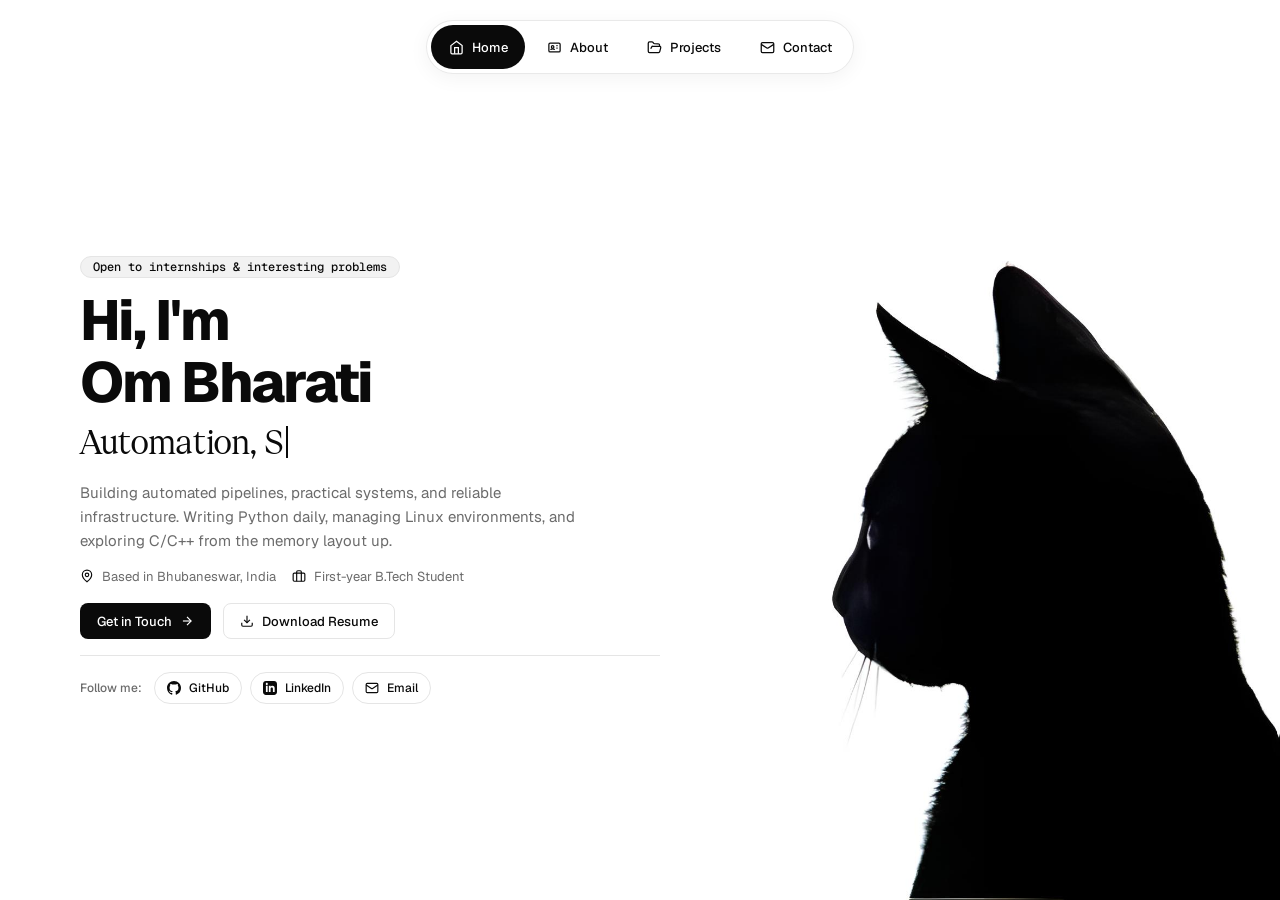
<file: index.html>
<!DOCTYPE html>
<html lang="en">
<head>
    <meta charset="UTF-8">
    <meta name="viewport" content="width=device-width, initial-scale=1.0">
    <title>Om Bharati - Software Engineering Student</title>
    <meta name="description" content="Personal portfolio of Om Bharati, a Computer Science undergraduate focused on systems engineering, Linux, and backend fundamentals.">
    
    <!-- Font Preloads: Geist Typography Stack (Local Self-Hosted Variable WOFF2) -->
    <link rel="preload" href="assets/fonts/geist-sans/Geist-Variable.woff2" as="font" type="font/woff2" crossorigin>
    <link rel="preload" href="assets/fonts/geist-serif/GeistSerifVF.woff2" as="font" type="font/woff2" crossorigin>
    <link rel="preload" href="assets/fonts/geist-mono/GeistMono-Variable.woff2" as="font" type="font/woff2" crossorigin>
    
    <!-- Favicon -->
    <link rel="icon" href="data:image/svg+xml,%3Csvg xmlns='http://www.w3.org/2000/svg' viewBox='0 0 32 32'%3E%3Crect width='32' height='32' rx='6' fill='%230a0a0a'/ %3E%3Ctext x='16' y='22' font-family='sans-serif' font-size='18' font-weight='bold' fill='%23ffffff' text-anchor='middle'%3EO%3C/text%3E%3C/svg%3E">
    
    <link rel="stylesheet" href="style.css?v=4">
    <script src="script.js?v=4" defer></script>
    <style>
        body { background-color: #fafafa; color: #0a0a0a; margin: 0; }
        svg { max-width: 100%; display: inline-block; vertical-align: middle; }
        .nav-icon svg { width: 15px; height: 15px; }
        .meta-icon svg, .btn-icon svg, .social-link-icon svg, .project-card-arrow svg { width: 14px; height: 14px; }
    </style>
</head>
<body class="home-page">

    <!-- Floating Pill Navigation -->
    <header class="site-nav-wrapper">
        <nav class="site-nav" aria-label="Main Navigation">
            <a href="index.html" class="nav-link active" aria-current="page" aria-label="Home">
                <span class="nav-icon" aria-hidden="true">
                    <!-- Home icon -->
                    <svg width="15" height="15" viewBox="0 0 24 24"><path d="m3 9 9-7 9 7v11a2 2 0 0 1-2 2H5a2 2 0 0 1-2-2z"/><polyline points="9 22 9 12 15 12 15 22"/></svg>
                </span>
                <span class="nav-label">Home</span>
            </a>
            <a href="about.html" class="nav-link" aria-label="About">
                <span class="nav-icon" aria-hidden="true">
                    <!-- ID Card icon -->
                    <svg width="15" height="15" viewBox="0 0 24 24"><rect width="18" height="14" x="3" y="5" rx="2"/><circle cx="9" cy="11" r="2"/><path d="M15 9h2"/><path d="M15 13h2"/><path d="M6 16c0-1.5 1.5-2 3-2s3 .5 3 2"/></svg>
                </span>
                <span class="nav-label">About</span>
            </a>
            <a href="projects.html" class="nav-link" aria-label="Projects">
                <span class="nav-icon" aria-hidden="true">
                    <!-- Folder Open icon -->
                    <svg width="15" height="15" viewBox="0 0 24 24"><path d="m6 14 1.45-2.9A2 2 0 0 1 9.24 10H20a2 2 0 0 1 1.94 2.5l-1.55 6a2 2 0 0 1-1.94 1.5H4a2 2 0 0 1-2-2V5c0-1.1.9-2 2-2h3.93a2 2 0 0 1 1.66.9l.82 1.2a2 2 0 0 0 1.66.9H18a2 2 0 0 1 2 2v2"/></svg>
                </span>
                <span class="nav-label">Projects</span>
            </a>
            <a href="contact.html" class="nav-link" aria-label="Contact">
                <span class="nav-icon" aria-hidden="true">
                    <!-- Mail icon -->
                    <svg width="15" height="15" viewBox="0 0 24 24"><rect width="20" height="16" x="2" y="4" rx="2"/><path d="m22 7-8.97 5.7a1.94 1.94 0 0 1-2.06 0L2 7"/></svg>
                </span>
                <span class="nav-label">Contact</span>
            </a>
        </nav>
    </header>

    <!-- Main Single Viewport Container -->
    <main class="viewport-page">
        <div class="viewport-inner">
            <div class="home-layout">
                
                <!-- Home Content (Left Column) -->
                <div class="home-left fade-in">
                    <!-- 1. Small Gray Pill Badge -->
                    <div class="pill-badge">
                        <span>Open to internships &amp; interesting problems</span>
                    </div>

                    <!-- 2. Huge Bold Heading broken across two lines -->
                    <h1 class="home-title">
                        Hi, I'm<br>Om Bharati
                    </h1>

                    <!-- 3. Serif Subtitle with Blinking Cursor & Typewriter Effect -->
                    <div class="home-subtitle-wrapper">
                        <div class="home-subtitle">
                            <span id="typewriter-text">Automation, Systems &amp; DevOps Engineering</span><span class="cursor" aria-hidden="true"></span>
                        </div>
                    </div>

                    <!-- 4. Short Muted Paragraph (2 lines) about what he does -->
                    <p class="home-bio">
                        Building automated pipelines, practical systems, and reliable infrastructure. Writing Python daily, managing Linux environments, and exploring C/C++ from the memory layout up.
                    </p>

                    <!-- 5. Meta Row with small icons -->
                    <div class="meta-row">
                        <div class="meta-item">
                            <span class="meta-icon" aria-hidden="true">
                                <!-- Map Pin -->
                                <svg width="15" height="15" viewBox="0 0 24 24"><path d="M20 10c0 6-8 12-8 12s-8-6-8-12a8 8 0 0 1 16 0Z"/><circle cx="12" cy="10" r="3"/></svg>
                            </span>
                            <span>Based in Bhubaneswar, India</span>
                        </div>
                        <div class="meta-item">
                            <span class="meta-icon" aria-hidden="true">
                                <!-- Briefcase -->
                                <svg width="15" height="15" viewBox="0 0 24 24"><rect width="20" height="14" x="2" y="7" rx="2"/><path d="M16 21V5a2 2 0 0 0-2-2h-4a2 2 0 0 0-2 2v16"/></svg>
                            </span>
                            <span>First-year B.Tech Student</span>
                        </div>
                    </div>

                    <!-- 6. Two Action Buttons -->
                    <div class="cta-row">
                        <a href="contact.html" class="btn btn-primary">
                            <span>Get in Touch</span>
                            <span class="btn-icon" aria-hidden="true">
                                <!-- Arrow right -->
                                <svg width="15" height="15" viewBox="0 0 24 24"><path d="M5 12h14"/><path d="m12 5 7 7-7 7"/></svg>
                            </span>
                        </a>
                        <a href="assets/resume.pdf" class="btn btn-secondary" download="Om_Bharati_Resume.pdf">
                            <span class="btn-icon" aria-hidden="true">
                                <!-- Download -->
                                <svg width="15" height="15" viewBox="0 0 24 24"><path d="M21 15v4a2 2 0 0 1-2 2H5a2 2 0 0 1-2-2v-4"/><polyline points="7 10 12 15 17 10"/><line x1="12" x2="12" y1="15" y2="3"/></svg>
                            </span>
                            <span>Download Resume</span>
                        </a>
                    </div>

                    <!-- 7. Thin Divider Line -->
                    <hr class="divider-line home-divider">

                    <!-- Follow Me Social Links -->
                    <div class="social-row">
                        <span class="social-label">Follow me:</span>
                        <div class="social-links-list">
                            <a href="https://github.com/ombharati" class="social-link-pill" target="_blank" rel="noopener noreferrer" aria-label="GitHub profile">
                                <span class="social-link-icon">
                                    <svg width="15" height="15" viewBox="0 0 24 24"><path d="M12 0C5.37 0 0 5.37 0 12c0 5.31 3.435 9.795 8.205 11.385.6.105.825-.255.825-.57 0-.285-.015-1.23-.015-2.235-3.015.555-3.795-.735-4.035-1.41-.135-.345-.72-1.41-1.23-1.695-.42-.225-1.02-.78-.015-.795.945-.015 1.62.87 1.845 1.23 1.08 1.815 2.805 1.305 3.495.99.105-.78.42-1.305.765-1.605-2.67-.3-5.46-1.335-5.46-5.925 0-1.305.465-2.385 1.23-3.225-.12-.3-.54-1.53.12-3.18 0 0 1.005-.315 3.3 1.23.96-.27 1.98-.405 3-.405s2.04.135 3 .405c2.295-1.56 3.3-1.23 3.3-1.23.66 1.65.24 2.88.12 3.18.765.84 1.23 1.905 1.23 3.225 0 4.605-2.805 5.625-5.475 5.925.435.375.81 1.095.81 2.22 0 1.605-.015 2.895-.015 3.3 0 .315.225.69.825.57A12.02 12.02 0 0 0 24 12c0-6.63-5.37-12-12-12z"/></svg>
                                </span>
                                <span>GitHub</span>
                            </a>
                            <a href="https://www.linkedin.com/in/om-bharati5/" class="social-link-pill" target="_blank" rel="noopener noreferrer" aria-label="LinkedIn profile">
                                <span class="social-link-icon">
                                    <svg width="15" height="15" viewBox="0 0 24 24"><path d="M19 0h-14c-2.761 0-5 2.239-5 5v14c0 2.761 2.239 5 5 5h14c2.762 0 5-2.239 5-5v-14c0-2.761-2.238-5-5-5zm-11 19h-3v-11h3v11zm-1.5-12.268c-.966 0-1.75-.79-1.75-1.764s.784-1.764 1.75-1.764 1.75.79 1.75 1.764-.783 1.764-1.75 1.764zm13.5 12.268h-3v-5.604c0-3.368-4-3.113-4 0v5.604h-3v-11h3v1.765c1.396-2.586 7-2.777 7 2.476v6.759z"/></svg>
                                </span>
                                <span>LinkedIn</span>
                            </a>
                            <a href="mailto:i.ombharati@gmail.com" class="social-link-pill" aria-label="Email Om Bharati">
                                <span class="social-link-icon stroke-svg">
                                    <svg width="15" height="15" viewBox="0 0 24 24"><rect width="20" height="16" x="2" y="4" rx="2"/><path d="m22 7-8.97 5.7a1.94 1.94 0 0 1-2.06 0L2 7"/></svg>
                                </span>
                                <span>Email</span>
                            </a>
                        </div>
                    </div>
                </div>

            </div>
        </div>
    </main>

</body>
</html>
</file>
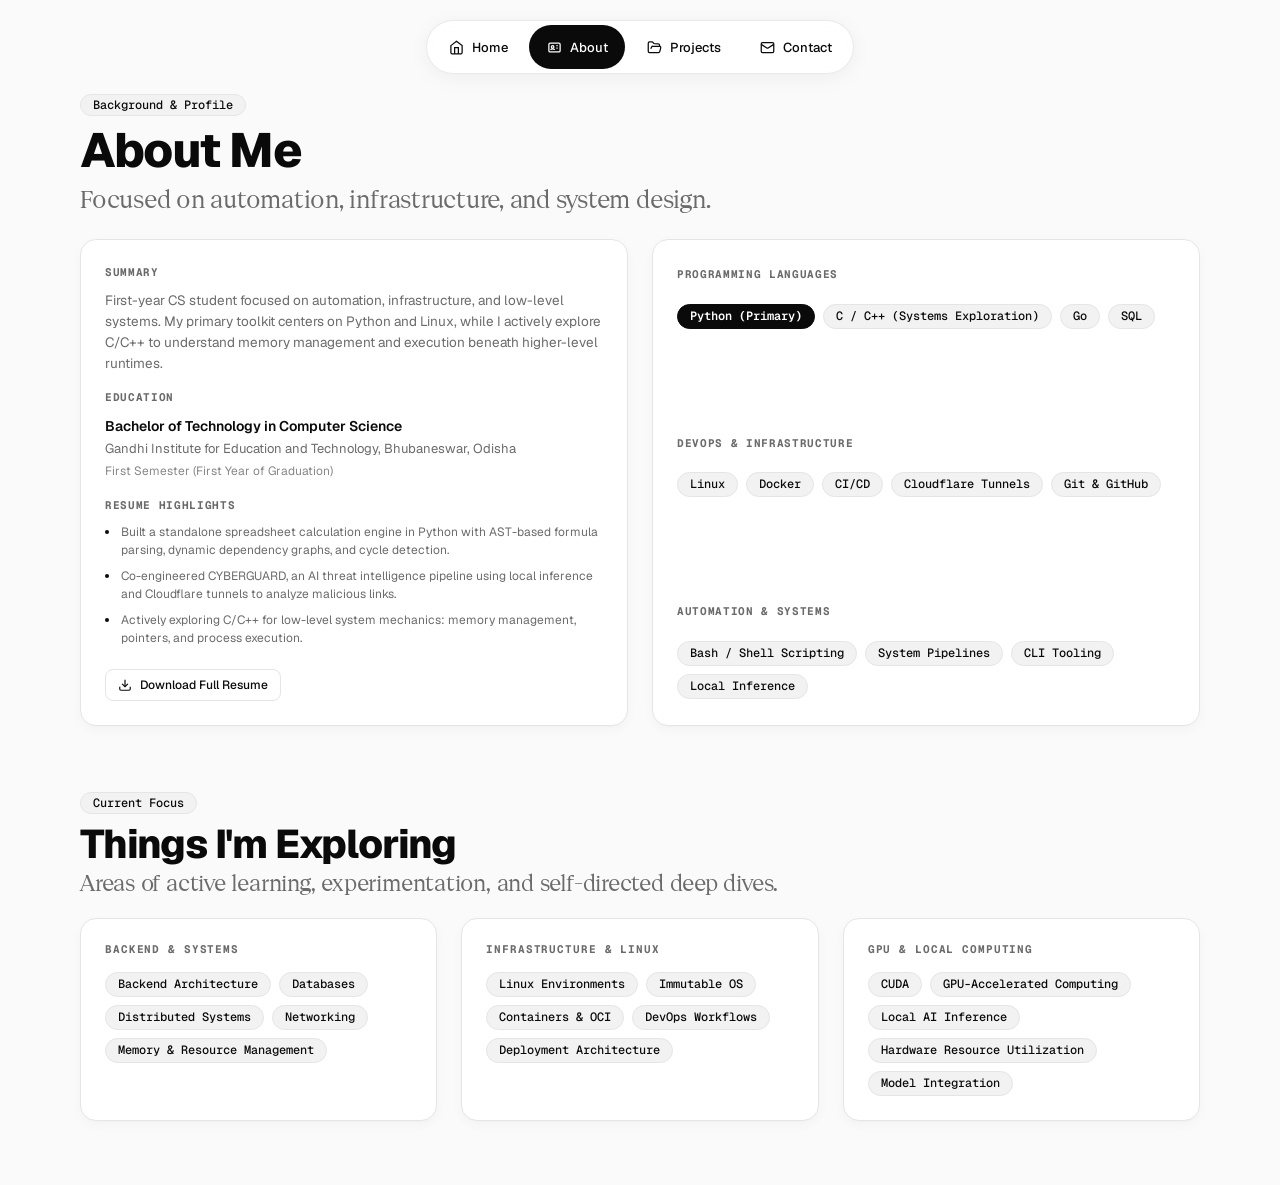
<file: about.html>
<!DOCTYPE html>
<html lang="en">
<head>
    <meta charset="UTF-8">
    <meta name="viewport" content="width=device-width, initial-scale=1.0">
    <title>About - Om Bharati</title>
    <meta name="description" content="Learn more about Om Bharati, education, technical skills, and systems engineering background.">
    
    <!-- Font Preloads: Geist Typography Stack (Local Self-Hosted Variable WOFF2) -->
    <link rel="preload" href="assets/fonts/geist-sans/Geist-Variable.woff2" as="font" type="font/woff2" crossorigin>
    <link rel="preload" href="assets/fonts/geist-serif/GeistSerifVF.woff2" as="font" type="font/woff2" crossorigin>
    <link rel="preload" href="assets/fonts/geist-mono/GeistMono-Variable.woff2" as="font" type="font/woff2" crossorigin>
    
    <!-- Favicon -->
    <link rel="icon" href="data:image/svg+xml,%3Csvg xmlns='http://www.w3.org/2000/svg' viewBox='0 0 32 32'%3E%3Crect width='32' height='32' rx='6' fill='%230a0a0a'/ %3E%3Ctext x='16' y='22' font-family='sans-serif' font-size='18' font-weight='bold' fill='%23ffffff' text-anchor='middle'%3EO%3C/text%3E%3C/svg%3E">
    
    <link rel="stylesheet" href="style.css?v=5">
    <style>
        body { background-color: #fafafa; color: #0a0a0a; margin: 0; }
        svg { max-width: 100%; display: inline-block; vertical-align: middle; }
        .nav-icon svg { width: 15px; height: 15px; }
        .meta-icon svg, .btn-icon svg, .social-link-icon svg, .project-card-arrow svg { width: 14px; height: 14px; }
    </style>
</head>
<body>

    <!-- Floating Pill Navigation -->
    <header class="site-nav-wrapper">
        <nav class="site-nav" aria-label="Main Navigation">
            <a href="index.html" class="nav-link" aria-label="Home">
                <span class="nav-icon" aria-hidden="true">
                    <!-- Home icon -->
                    <svg width="15" height="15" viewBox="0 0 24 24"><path d="m3 9 9-7 9 7v11a2 2 0 0 1-2 2H5a2 2 0 0 1-2-2z"/><polyline points="9 22 9 12 15 12 15 22"/></svg>
                </span>
                <span class="nav-label">Home</span>
            </a>
            <a href="about.html" class="nav-link active" aria-current="page" aria-label="About">
                <span class="nav-icon" aria-hidden="true">
                    <!-- ID Card icon -->
                    <svg width="15" height="15" viewBox="0 0 24 24"><rect width="18" height="14" x="3" y="5" rx="2"/><circle cx="9" cy="11" r="2"/><path d="M15 9h2"/><path d="M15 13h2"/><path d="M6 16c0-1.5 1.5-2 3-2s3 .5 3 2"/></svg>
                </span>
                <span class="nav-label">About</span>
            </a>
            <a href="projects.html" class="nav-link" aria-label="Projects">
                <span class="nav-icon" aria-hidden="true">
                    <!-- Folder Open icon -->
                    <svg width="15" height="15" viewBox="0 0 24 24"><path d="m6 14 1.45-2.9A2 2 0 0 1 9.24 10H20a2 2 0 0 1 1.94 2.5l-1.55 6a2 2 0 0 1-1.94 1.5H4a2 2 0 0 1-2-2V5c0-1.1.9-2 2-2h3.93a2 2 0 0 1 1.66.9l.82 1.2a2 2 0 0 0 1.66.9H18a2 2 0 0 1 2 2v2"/></svg>
                </span>
                <span class="nav-label">Projects</span>
            </a>
            <a href="contact.html" class="nav-link" aria-label="Contact">
                <span class="nav-icon" aria-hidden="true">
                    <!-- Mail icon -->
                    <svg width="15" height="15" viewBox="0 0 24 24"><rect width="20" height="16" x="2" y="4" rx="2"/><path d="m22 7-8.97 5.7a1.94 1.94 0 0 1-2.06 0L2 7"/></svg>
                </span>
                <span class="nav-label">Contact</span>
            </a>
        </nav>
    </header>

    <!-- Main Page Container -->
    <main class="viewport-page about-viewport-page">
        <div class="viewport-inner">
            
            <!-- Page Header -->
            <div class="about-header fade-in">
                <div class="pill-badge">
                    <span>Background &amp; Profile</span>
                </div>
                <h1 class="page-title">About Me</h1>
                <p class="page-subtitle">Focused on automation, infrastructure, and system design.</p>
            </div>

            <!-- Two Column Compact Layout -->
            <div class="about-grid fade-in">
                
                <!-- Left Column: Bio, Education, Resume Highlights -->
                <div class="about-card">
                    <div class="about-card-section">
                        <div class="section-label">Summary</div>
                        <p class="about-text">
                            First-year CS student focused on automation, infrastructure, and low-level systems. My primary toolkit centers on Python and Linux, while I actively explore C/C++ to understand memory management and execution beneath higher-level runtimes.
                        </p>
                    </div>

                    <div class="about-card-section">
                        <div class="section-label">Education</div>
                        <div class="education-block">
                            <div class="education-title">Bachelor of Technology in Computer Science</div>
                            <div class="education-inst">Gandhi Institute for Education and Technology, Bhubaneswar, Odisha</div>
                            <div class="education-meta">First Semester (First Year of Graduation)</div>
                        </div>
                    </div>

                    <div class="about-card-section">
                        <div class="section-label">Resume Highlights</div>
                        <ul class="highlights-list">
                            <li class="highlight-item">Built a standalone spreadsheet calculation engine in Python with AST-based formula parsing, dynamic dependency graphs, and cycle detection.</li>
                            <li class="highlight-item">Co-engineered CYBERGUARD, an AI threat intelligence pipeline using local inference and Cloudflare tunnels to analyze malicious links.</li>
                            <li class="highlight-item">Actively exploring C/C++ for low-level system mechanics: memory management, pointers, and process execution.</li>
                        </ul>
                    </div>

                    <div style="margin-top: 6px;">
                        <a href="assets/resume.pdf" class="btn btn-secondary btn-sm" download="Om_Bharati_Resume.pdf">
                            <span class="btn-icon" aria-hidden="true">
                                <svg width="15" height="15" viewBox="0 0 24 24"><path d="M21 15v4a2 2 0 0 1-2 2H5a2 2 0 0 1-2-2v-4"/><polyline points="7 10 12 15 17 10"/><line x1="12" x2="12" y1="15" y2="3"/></svg>
                            </span>
                            <span>Download Full Resume</span>
                        </a>
                    </div>
                </div>

                <!-- Right Column: Technical Stack (Python Primary, DevOps & Systems) -->
                <div class="about-card">
                    <div class="skills-wrapper">
                        
                        <div class="skills-group">
                            <div class="section-label">Programming Languages</div>
                            <div class="skills-pills">
                                <span class="pill-tag pill-tag-primary">Python (Primary)</span>
                                <span class="pill-tag">C / C++ (Systems Exploration)</span>
                                <span class="pill-tag">Go</span>
                                <span class="pill-tag">SQL</span>
                            </div>
                        </div>

                        <div class="skills-group">
                            <div class="section-label">DevOps &amp; Infrastructure</div>
                            <div class="skills-pills">
                                <span class="pill-tag">Linux</span>
                                <span class="pill-tag">Docker</span>
                                <span class="pill-tag">CI/CD</span>
                                <span class="pill-tag">Cloudflare Tunnels</span>
                                <span class="pill-tag">Git &amp; GitHub</span>
                            </div>
                        </div>

                        <div class="skills-group">
                            <div class="section-label">Automation &amp; Systems</div>
                            <div class="skills-pills">
                                <span class="pill-tag">Bash / Shell Scripting</span>
                                <span class="pill-tag">System Pipelines</span>
                                <span class="pill-tag">CLI Tooling</span>
                                <span class="pill-tag">Local Inference</span>
                            </div>
                        </div>

                    </div>
                </div>

            </div>

            <!-- Section: Things I'm Exploring -->
            <section class="exploring-section fade-in" aria-labelledby="exploring-heading">
                <div class="exploring-header">
                    <div class="pill-badge">
                        <span>Current Focus</span>
                    </div>
                    <h2 id="exploring-heading" class="exploring-title">Things I'm Exploring</h2>
                    <p class="exploring-subtitle">Areas of active learning, experimentation, and self-directed deep dives.</p>
                </div>

                <div class="exploring-grid">
                    <!-- Card 1: Backend & Systems -->
                    <div class="exploring-card">
                        <div class="exploring-card-title">BACKEND &amp; SYSTEMS</div>
                        <div class="exploring-tags">
                            <span class="pill-tag">Backend Architecture</span>
                            <span class="pill-tag">Databases</span>
                            <span class="pill-tag">Distributed Systems</span>
                            <span class="pill-tag">Networking</span>
                            <span class="pill-tag">Memory &amp; Resource Management</span>
                        </div>
                    </div>

                    <!-- Card 2: Infrastructure & Linux -->
                    <div class="exploring-card">
                        <div class="exploring-card-title">INFRASTRUCTURE &amp; LINUX</div>
                        <div class="exploring-tags">
                            <span class="pill-tag">Linux Environments</span>
                            <span class="pill-tag">Immutable OS</span>
                            <span class="pill-tag">Containers &amp; OCI</span>
                            <span class="pill-tag">DevOps Workflows</span>
                            <span class="pill-tag">Deployment Architecture</span>
                        </div>
                    </div>

                    <!-- Card 3: GPU & Local Computing -->
                    <div class="exploring-card">
                        <div class="exploring-card-title">GPU &amp; LOCAL COMPUTING</div>
                        <div class="exploring-tags">
                            <span class="pill-tag">CUDA</span>
                            <span class="pill-tag">GPU-Accelerated Computing</span>
                            <span class="pill-tag">Local AI Inference</span>
                            <span class="pill-tag">Hardware Resource Utilization</span>
                            <span class="pill-tag">Model Integration</span>
                        </div>
                    </div>
                </div>
            </section>
        </div>
    </main>

</body>
</html>
</file>
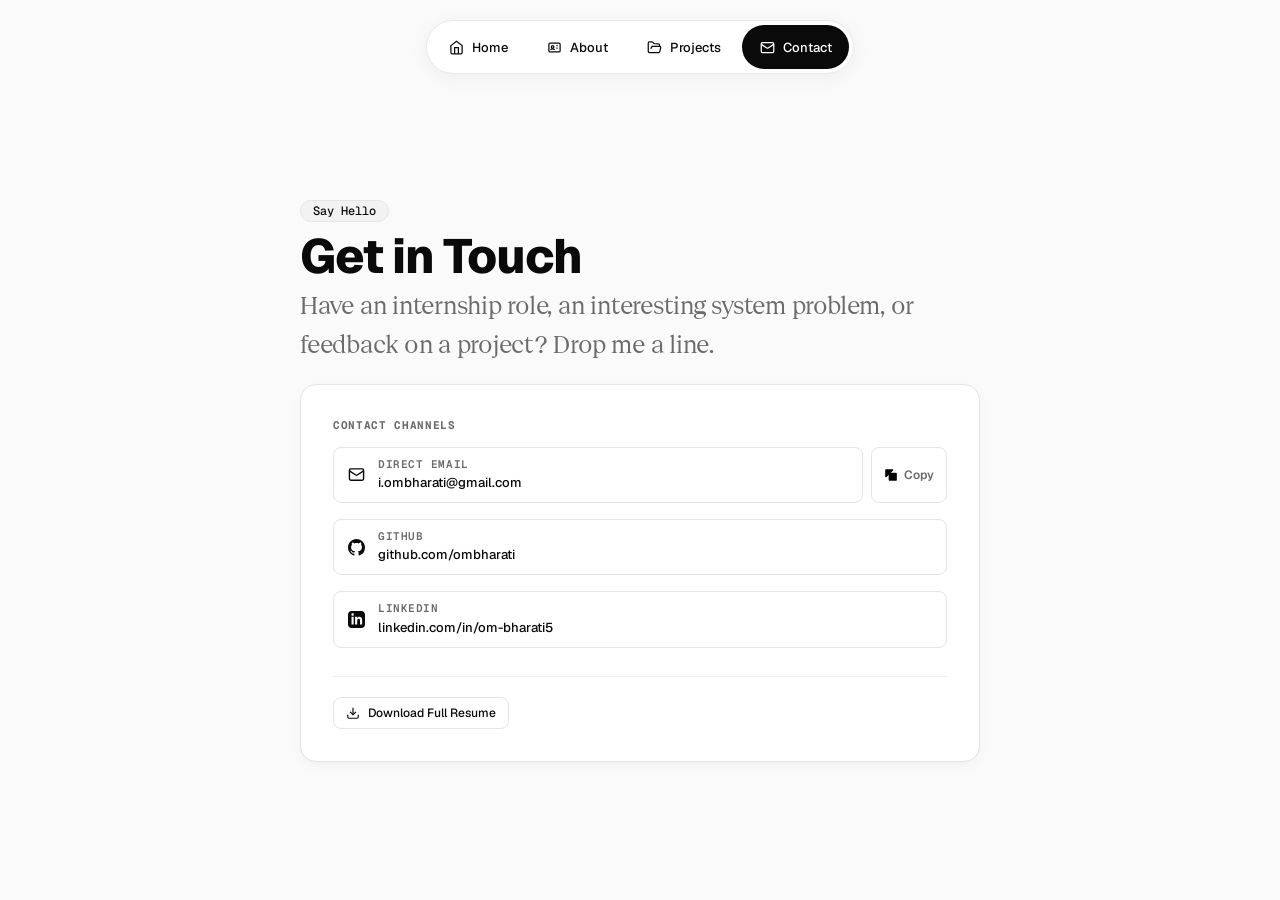
<file: contact.html>
<!DOCTYPE html>
<html lang="en">
<head>
    <meta charset="UTF-8">
    <meta name="viewport" content="width=device-width, initial-scale=1.0">
    <title>Contact - Om Bharati</title>
    <meta name="description" content="Get in touch with Om Bharati for software engineering, systems programming, and internship opportunities.">
    
    <!-- Font Preloads: Geist Typography Stack (Local Self-Hosted Variable WOFF2) -->
    <link rel="preload" href="assets/fonts/geist-sans/Geist-Variable.woff2" as="font" type="font/woff2" crossorigin>
    <link rel="preload" href="assets/fonts/geist-serif/GeistSerifVF.woff2" as="font" type="font/woff2" crossorigin>
    <link rel="preload" href="assets/fonts/geist-mono/GeistMono-Variable.woff2" as="font" type="font/woff2" crossorigin>
    
    <!-- Favicon -->
    <link rel="icon" href="data:image/svg+xml,%3Csvg xmlns='http://www.w3.org/2000/svg' viewBox='0 0 32 32'%3E%3Crect width='32' height='32' rx='6' fill='%230a0a0a'/ %3E%3Ctext x='16' y='22' font-family='sans-serif' font-size='18' font-weight='bold' fill='%23ffffff' text-anchor='middle'%3EO%3C/text%3E%3C/svg%3E">
    
    <link rel="stylesheet" href="style.css?v=4">
    <script src="script.js?v=4" defer></script>
    <style>
        body { background-color: #fafafa; color: #0a0a0a; margin: 0; }
        svg { max-width: 100%; display: inline-block; vertical-align: middle; }
        .nav-icon svg { width: 15px; height: 15px; }
        .meta-icon svg, .btn-icon svg, .social-link-icon svg, .project-card-arrow svg { width: 14px; height: 14px; }
    </style>
</head>
<body>

    <!-- Floating Pill Navigation -->
    <header class="site-nav-wrapper">
        <nav class="site-nav" aria-label="Main Navigation">
            <a href="index.html" class="nav-link" aria-label="Home">
                <span class="nav-icon" aria-hidden="true">
                    <!-- Home icon -->
                    <svg width="15" height="15" viewBox="0 0 24 24"><path d="m3 9 9-7 9 7v11a2 2 0 0 1-2 2H5a2 2 0 0 1-2-2z"/><polyline points="9 22 9 12 15 12 15 22"/></svg>
                </span>
                <span class="nav-label">Home</span>
            </a>
            <a href="about.html" class="nav-link" aria-label="About">
                <span class="nav-icon" aria-hidden="true">
                    <!-- ID Card icon -->
                    <svg width="15" height="15" viewBox="0 0 24 24"><rect width="18" height="14" x="3" y="5" rx="2"/><circle cx="9" cy="11" r="2"/><path d="M15 9h2"/><path d="M15 13h2"/><path d="M6 16c0-1.5 1.5-2 3-2s3 .5 3 2"/></svg>
                </span>
                <span class="nav-label">About</span>
            </a>
            <a href="projects.html" class="nav-link" aria-label="Projects">
                <span class="nav-icon" aria-hidden="true">
                    <!-- Folder Open icon -->
                    <svg width="15" height="15" viewBox="0 0 24 24"><path d="m6 14 1.45-2.9A2 2 0 0 1 9.24 10H20a2 2 0 0 1 1.94 2.5l-1.55 6a2 2 0 0 1-1.94 1.5H4a2 2 0 0 1-2-2V5c0-1.1.9-2 2-2h3.93a2 2 0 0 1 1.66.9l.82 1.2a2 2 0 0 0 1.66.9H18a2 2 0 0 1 2 2v2"/></svg>
                </span>
                <span class="nav-label">Projects</span>
            </a>
            <a href="contact.html" class="nav-link active" aria-current="page" aria-label="Contact">
                <span class="nav-icon" aria-hidden="true">
                    <!-- Mail icon -->
                    <svg width="15" height="15" viewBox="0 0 24 24"><rect width="20" height="16" x="2" y="4" rx="2"/><path d="m22 7-8.97 5.7a1.94 1.94 0 0 1-2.06 0L2 7"/></svg>
                </span>
                <span class="nav-label">Contact</span>
            </a>
        </nav>
    </header>

    <!-- Main Single Viewport Container -->
    <main class="viewport-page">
        <div class="viewport-inner contact-viewport-inner">
            
            <!-- Page Header -->
            <div class="contact-header fade-in">
                <div class="pill-badge">
                    <span>Say Hello</span>
                </div>
                <h1 class="page-title">Get in Touch</h1>
                <p class="page-subtitle">Have an internship role, an interesting system problem, or feedback on a project? Drop me a line.</p>
            </div>

            <!-- Single Wide Centered Contact Card -->
            <div class="contact-wide-wrapper fade-in">
                <div class="contact-card contact-card-wide">
                    <div class="contact-card-top">
                        <div class="section-label" style="margin-bottom: 12px;">Contact Channels</div>
                        <div class="contact-info-list">
                            
                            <div class="contact-email-row">
                                <a href="mailto:i.ombharati@gmail.com" class="contact-info-item contact-email-main">
                                    <span class="contact-info-icon">
                                        <svg width="15" height="15" viewBox="0 0 24 24"><rect width="20" height="16" x="2" y="4" rx="2"/><path d="m22 7-8.97 5.7a1.94 1.94 0 0 1-2.06 0L2 7"/></svg>
                                    </span>
                                    <div class="contact-info-meta">
                                        <span class="contact-info-label">Direct Email</span>
                                        <span class="contact-info-val">i.ombharati@gmail.com</span>
                                    </div>
                                </a>
                                <button type="button" class="btn-copy-email" id="btn-copy-email" aria-label="Copy email address" title="Copy email address to clipboard">
                                    <span class="icon-swap" aria-hidden="true">
                                        <svg class="icon-copy" width="14" height="14" viewBox="0 0 24 24"><rect width="14" height="14" x="8" y="8" rx="2" ry="2"/><path d="M4 16c-1.1 0-2-.9-2-2V4c0-1.1.9-2 2-2h10c1.1 0 2 .9 2 2"/></svg>
                                        <svg class="icon-check" width="14" height="14" viewBox="0 0 24 24"><polyline points="20 6 9 17 4 12"/></svg>
                                    </span>
                                    <span class="copy-text" id="copy-status-text">Copy</span>
                                </button>
                            </div>

                            <a href="https://github.com/ombharati" class="contact-info-item" target="_blank" rel="noopener noreferrer">
                                <span class="contact-info-icon fill-svg">
                                    <svg width="15" height="15" viewBox="0 0 24 24"><path d="M12 0C5.37 0 0 5.37 0 12c0 5.31 3.435 9.795 8.205 11.385.6.105.825-.255.825-.57 0-.285-.015-1.23-.015-2.235-3.015.555-3.795-.735-4.035-1.41-.135-.345-.72-1.41-1.23-1.695-.42-.225-1.02-.78-.015-.795.945-.015 1.62.87 1.845 1.23 1.08 1.815 2.805 1.305 3.495.99.105-.78.42-1.305.765-1.605-2.67-.3-5.46-1.335-5.46-5.925 0-1.305.465-2.385 1.23-3.225-.12-.3-.54-1.53.12-3.18 0 0 1.005-.315 3.3 1.23.96-.27 1.98-.405 3-.405s2.04.135 3 .405c2.295-1.56 3.3-1.23 3.3-1.23.66 1.65.24 2.88.12 3.18.765.84 1.23 1.905 1.23 3.225 0 4.605-2.805 5.625-5.475 5.925.435.375.81 1.095.81 2.22 0 1.605-.015 2.895-.015 3.3 0 .315.225.69.825.57A12.02 12.02 0 0 0 24 12c0-6.63-5.37-12-12-12z"/></svg>
                                </span>
                                <div class="contact-info-meta">
                                    <span class="contact-info-label">GitHub</span>
                                    <span class="contact-info-val">github.com/ombharati</span>
                                </div>
                            </a>

                            <a href="https://www.linkedin.com/in/om-bharati5/" class="contact-info-item" target="_blank" rel="noopener noreferrer">
                                <span class="contact-info-icon fill-svg">
                                    <svg width="15" height="15" viewBox="0 0 24 24"><path d="M19 0h-14c-2.761 0-5 2.239-5 5v14c0 2.761 2.239 5 5 5h14c2.762 0 5-2.239 5-5v-14c0-2.761-2.238-5-5-5zm-11 19h-3v-11h3v11zm-1.5-12.268c-.966 0-1.75-.79-1.75-1.764s.784-1.764 1.75-1.764 1.75.79 1.75 1.764-.783 1.764-1.75 1.764zm13.5 12.268h-3v-5.604c0-3.368-4-3.113-4 0v5.604h-3v-11h3v1.765c1.396-2.586 7-2.777 7 2.476v6.759z"/></svg>
                                </span>
                                <div class="contact-info-meta">
                                    <span class="contact-info-label">LinkedIn</span>
                                    <span class="contact-info-val">linkedin.com/in/om-bharati5</span>
                                </div>
                            </a>

                        </div>
                    </div>

                    <div class="contact-card-footer">
                        <a href="assets/resume.pdf" class="btn btn-secondary btn-sm" download="Om_Bharati_Resume.pdf">
                            <span class="btn-icon" aria-hidden="true">
                                <svg width="15" height="15" viewBox="0 0 24 24"><path d="M21 15v4a2 2 0 0 1-2 2H5a2 2 0 0 1-2-2v-4"/><polyline points="7 10 12 15 17 10"/><line x1="12" x2="12" y1="15" y2="3"/></svg>
                            </span>
                            <span>Download Full Resume</span>
                        </a>
                    </div>
                </div>
            </div>
        </div>
    </main>

</body>
</html>
</file>
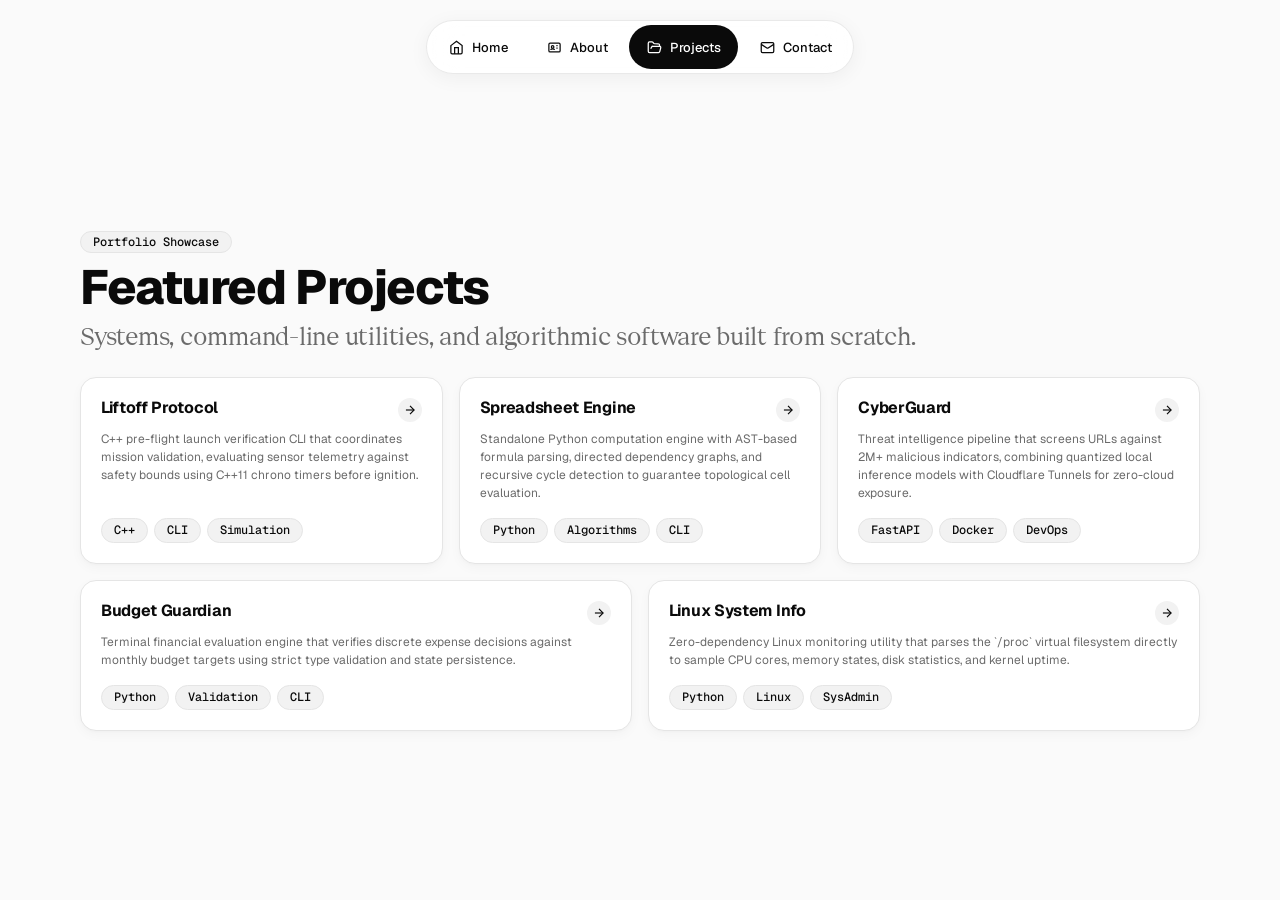
<file: projects.html>
<!DOCTYPE html>
<html lang="en">
<head>
    <meta charset="UTF-8">
    <meta name="viewport" content="width=device-width, initial-scale=1.0">
    <title>Projects - Om Bharati</title>
    <meta name="description" content="Featured software projects by Om Bharati in C++, Python, Linux, and backend systems.">
    
    <!-- Font Preloads: Geist Typography Stack (Local Self-Hosted Variable WOFF2) -->
    <link rel="preload" href="assets/fonts/geist-sans/Geist-Variable.woff2" as="font" type="font/woff2" crossorigin>
    <link rel="preload" href="assets/fonts/geist-serif/GeistSerifVF.woff2" as="font" type="font/woff2" crossorigin>
    <link rel="preload" href="assets/fonts/geist-mono/GeistMono-Variable.woff2" as="font" type="font/woff2" crossorigin>
    
    <!-- Favicon -->
    <link rel="icon" href="data:image/svg+xml,%3Csvg xmlns='http://www.w3.org/2000/svg' viewBox='0 0 32 32'%3E%3Crect width='32' height='32' rx='6' fill='%230a0a0a'/ %3E%3Ctext x='16' y='22' font-family='sans-serif' font-size='18' font-weight='bold' fill='%23ffffff' text-anchor='middle'%3EO%3C/text%3E%3C/svg%3E">
    
    <link rel="stylesheet" href="style.css?v=4">
    <style>
        body { background-color: #fafafa; color: #0a0a0a; margin: 0; }
        svg { max-width: 100%; display: inline-block; vertical-align: middle; }
        .nav-icon svg { width: 15px; height: 15px; }
        .meta-icon svg, .btn-icon svg, .social-link-icon svg, .project-card-arrow svg { width: 14px; height: 14px; }
    </style>
</head>
<body>

    <!-- Floating Pill Navigation -->
    <header class="site-nav-wrapper">
        <nav class="site-nav" aria-label="Main Navigation">
            <a href="index.html" class="nav-link" aria-label="Home">
                <span class="nav-icon" aria-hidden="true">
                    <!-- Home icon -->
                    <svg width="15" height="15" viewBox="0 0 24 24"><path d="m3 9 9-7 9 7v11a2 2 0 0 1-2 2H5a2 2 0 0 1-2-2z"/><polyline points="9 22 9 12 15 12 15 22"/></svg>
                </span>
                <span class="nav-label">Home</span>
            </a>
            <a href="about.html" class="nav-link" aria-label="About">
                <span class="nav-icon" aria-hidden="true">
                    <!-- ID Card icon -->
                    <svg width="15" height="15" viewBox="0 0 24 24"><rect width="18" height="14" x="3" y="5" rx="2"/><circle cx="9" cy="11" r="2"/><path d="M15 9h2"/><path d="M15 13h2"/><path d="M6 16c0-1.5 1.5-2 3-2s3 .5 3 2"/></svg>
                </span>
                <span class="nav-label">About</span>
            </a>
            <a href="projects.html" class="nav-link active" aria-current="page" aria-label="Projects">
                <span class="nav-icon" aria-hidden="true">
                    <!-- Folder Open icon -->
                    <svg width="15" height="15" viewBox="0 0 24 24"><path d="m6 14 1.45-2.9A2 2 0 0 1 9.24 10H20a2 2 0 0 1 1.94 2.5l-1.55 6a2 2 0 0 1-1.94 1.5H4a2 2 0 0 1-2-2V5c0-1.1.9-2 2-2h3.93a2 2 0 0 1 1.66.9l.82 1.2a2 2 0 0 0 1.66.9H18a2 2 0 0 1 2 2v2"/></svg>
                </span>
                <span class="nav-label">Projects</span>
            </a>
            <a href="contact.html" class="nav-link" aria-label="Contact">
                <span class="nav-icon" aria-hidden="true">
                    <!-- Mail icon -->
                    <svg width="15" height="15" viewBox="0 0 24 24"><rect width="20" height="16" x="2" y="4" rx="2"/><path d="m22 7-8.97 5.7a1.94 1.94 0 0 1-2.06 0L2 7"/></svg>
                </span>
                <span class="nav-label">Contact</span>
            </a>
        </nav>
    </header>

    <!-- Main Single Viewport Container -->
    <main class="viewport-page">
        <div class="viewport-inner">
            
            <!-- Page Header -->
            <div class="projects-header fade-in">
                <div class="pill-badge">
                    <span>Portfolio Showcase</span>
                </div>
                <h1 class="page-title">Featured Projects</h1>
                <p class="page-subtitle">Systems, command-line utilities, and algorithmic software built from scratch.</p>
            </div>

            <!-- Compact Projects Grid (Fits Single Viewport) -->
            <div class="projects-grid fade-in">
                
                <!-- Project 1: Liftoff Protocol -->
                <a href="projects/liftoff-protocol.html" class="project-card">
                    <div>
                        <div class="project-card-header">
                            <h2 class="project-card-title">Liftoff Protocol</h2>
                            <span class="project-card-arrow" aria-hidden="true">
                                <svg width="15" height="15" viewBox="0 0 24 24"><path d="M5 12h14"/><path d="m12 5 7 7-7 7"/></svg>
                            </span>
                        </div>
                        <p class="project-card-desc">
                            C++ pre-flight launch verification CLI that coordinates mission validation, evaluating sensor telemetry against safety bounds using C++11 chrono timers before ignition.
                        </p>
                    </div>
                    <div class="project-card-footer">
                        <span class="pill-tag">C++</span>
                        <span class="pill-tag">CLI</span>
                        <span class="pill-tag">Simulation</span>
                    </div>
                </a>

                <!-- Project 2: Spreadsheet Engine -->
                <a href="projects/spreadsheet-engine.html" class="project-card">
                    <div>
                        <div class="project-card-header">
                            <h2 class="project-card-title">Spreadsheet Engine</h2>
                            <span class="project-card-arrow" aria-hidden="true">
                                <svg width="15" height="15" viewBox="0 0 24 24"><path d="M5 12h14"/><path d="m12 5 7 7-7 7"/></svg>
                            </span>
                        </div>
                        <p class="project-card-desc">
                            Standalone Python computation engine with AST-based formula parsing, directed dependency graphs, and recursive cycle detection to guarantee topological cell evaluation.
                        </p>
                    </div>
                    <div class="project-card-footer">
                        <span class="pill-tag">Python</span>
                        <span class="pill-tag">Algorithms</span>
                        <span class="pill-tag">CLI</span>
                    </div>
                </a>

                <!-- Project 3: CyberGuard -->
                <a href="projects/cyberguard.html" class="project-card">
                    <div>
                        <div class="project-card-header">
                            <h2 class="project-card-title">CyberGuard</h2>
                            <span class="project-card-arrow" aria-hidden="true">
                                <svg width="15" height="15" viewBox="0 0 24 24"><path d="M5 12h14"/><path d="m12 5 7 7-7 7"/></svg>
                            </span>
                        </div>
                        <p class="project-card-desc">
                            Threat intelligence pipeline that screens URLs against 2M+ malicious indicators, combining quantized local inference models with Cloudflare Tunnels for zero-cloud exposure.
                        </p>
                    </div>
                    <div class="project-card-footer">
                        <span class="pill-tag">FastAPI</span>
                        <span class="pill-tag">Docker</span>
                        <span class="pill-tag">DevOps</span>
                    </div>
                </a>

                <!-- Project 4: Budget Guardian -->
                <a href="projects/budget-guardian.html" class="project-card">
                    <div>
                        <div class="project-card-header">
                            <h2 class="project-card-title">Budget Guardian</h2>
                            <span class="project-card-arrow" aria-hidden="true">
                                <svg width="15" height="15" viewBox="0 0 24 24"><path d="M5 12h14"/><path d="m12 5 7 7-7 7"/></svg>
                            </span>
                        </div>
                        <p class="project-card-desc">
                            Terminal financial evaluation engine that verifies discrete expense decisions against monthly budget targets using strict type validation and state persistence.
                        </p>
                    </div>
                    <div class="project-card-footer">
                        <span class="pill-tag">Python</span>
                        <span class="pill-tag">Validation</span>
                        <span class="pill-tag">CLI</span>
                    </div>
                </a>

                <!-- Project 5: Linux System Info -->
                <a href="projects/linux-system-info.html" class="project-card">
                    <div>
                        <div class="project-card-header">
                            <h2 class="project-card-title">Linux System Info</h2>
                            <span class="project-card-arrow" aria-hidden="true">
                                <svg width="15" height="15" viewBox="0 0 24 24"><path d="M5 12h14"/><path d="m12 5 7 7-7 7"/></svg>
                            </span>
                        </div>
                        <p class="project-card-desc">
                            Zero-dependency Linux monitoring utility that parses the `/proc` virtual filesystem directly to sample CPU cores, memory states, disk statistics, and kernel uptime.
                        </p>
                    </div>
                    <div class="project-card-footer">
                        <span class="pill-tag">Python</span>
                        <span class="pill-tag">Linux</span>
                        <span class="pill-tag">SysAdmin</span>
                    </div>
                </a>

            </div>
        </div>
    </main>

</body>
</html>
</file>
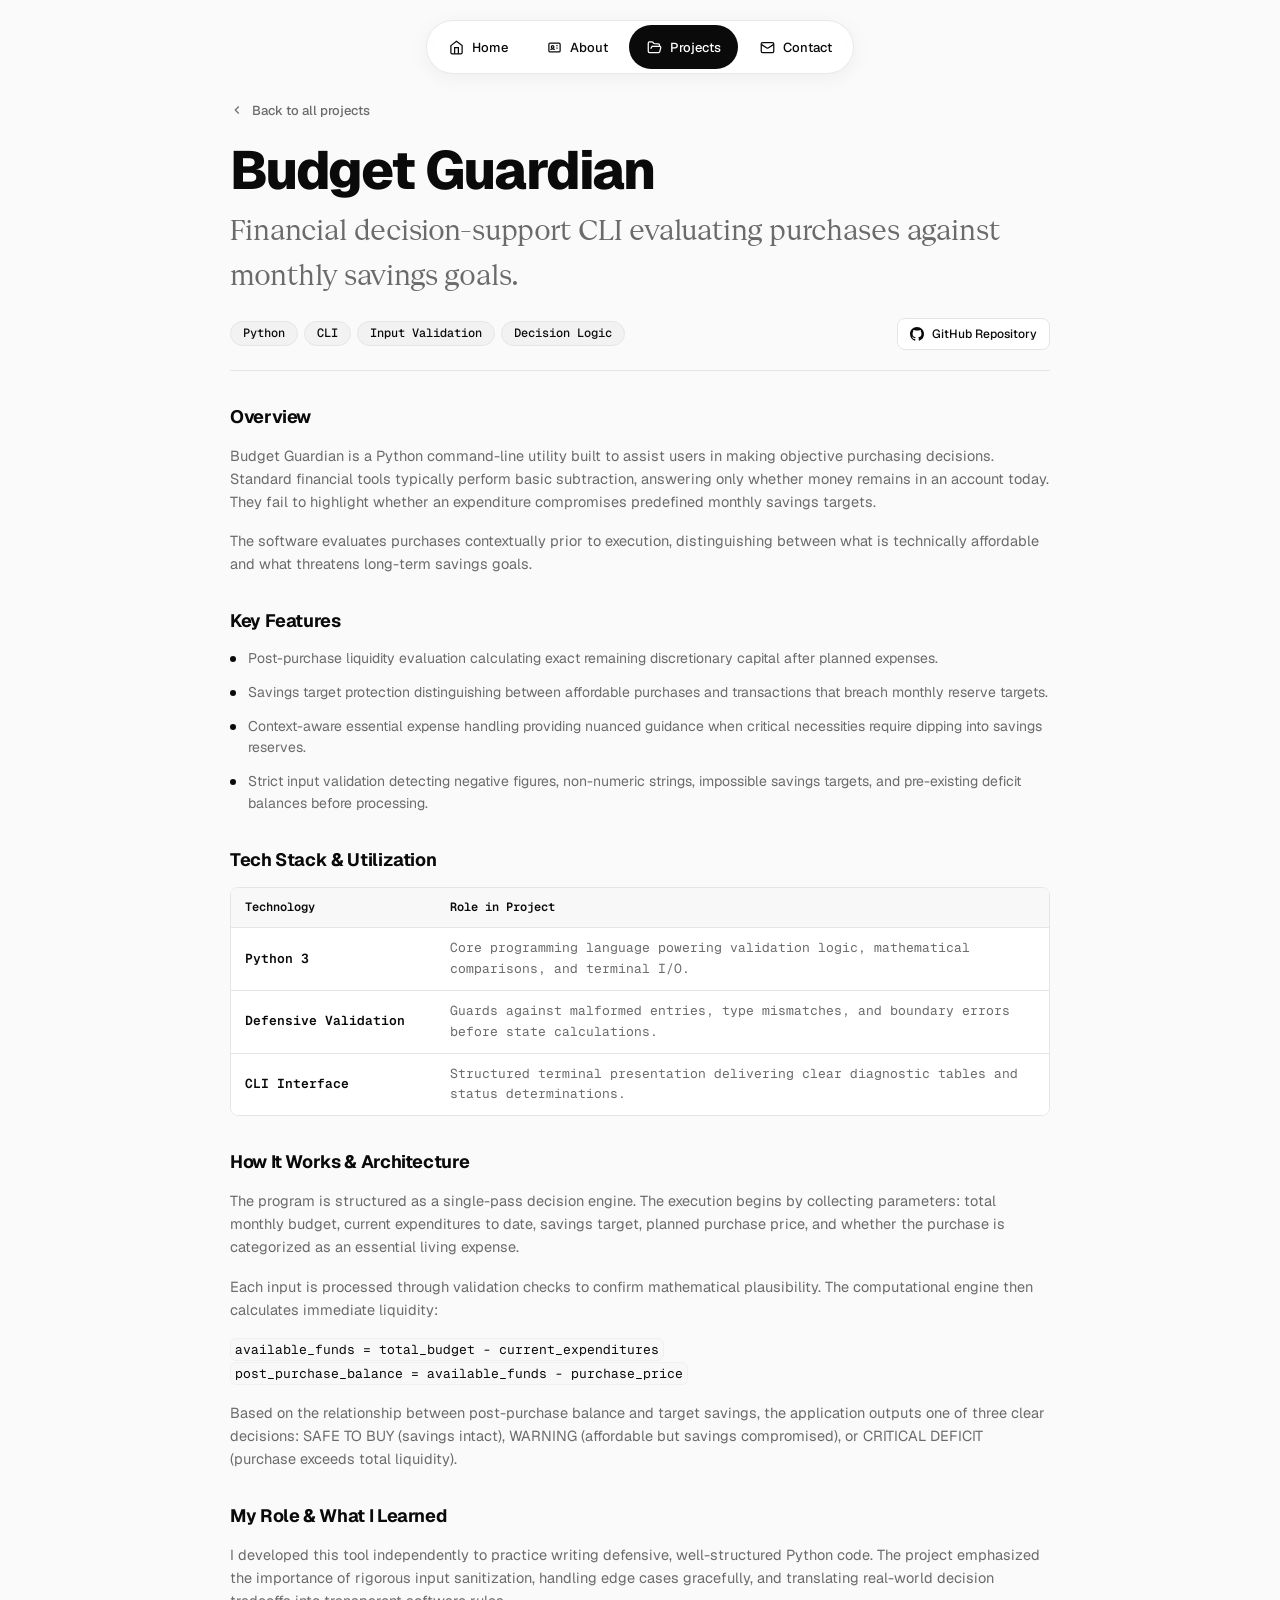
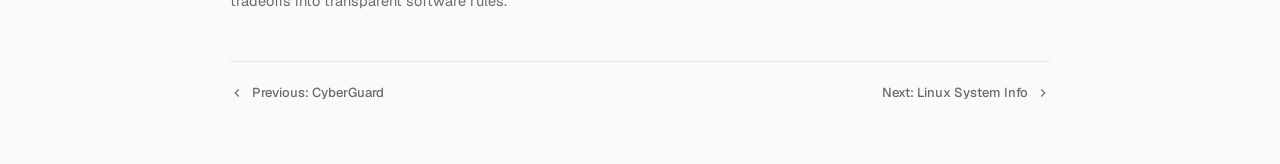
<file: projects/budget-guardian.html>
<!DOCTYPE html>
<html lang="en">
<head>
    <meta charset="UTF-8">
    <meta name="viewport" content="width=device-width, initial-scale=1.0">
    <title>Budget Guardian - Om Bharati</title>
    <meta name="description" content="Technical overview of Budget Guardian, a Python CLI financial decision support tool.">
    
    <!-- Font Preloads: Geist Typography Stack (Local Self-Hosted Variable WOFF2) -->
    <link rel="preload" href="../assets/fonts/geist-sans/Geist-Variable.woff2" as="font" type="font/woff2" crossorigin>
    <link rel="preload" href="../assets/fonts/geist-serif/GeistSerifVF.woff2" as="font" type="font/woff2" crossorigin>
    <link rel="preload" href="../assets/fonts/geist-mono/GeistMono-Variable.woff2" as="font" type="font/woff2" crossorigin>
    
    <!-- Favicon -->
    <link rel="icon" href="data:image/svg+xml,%3Csvg xmlns='http://www.w3.org/2000/svg' viewBox='0 0 32 32'%3E%3Crect width='32' height='32' rx='6' fill='%230a0a0a'/ %3E%3Ctext x='16' y='22' font-family='sans-serif' font-size='18' font-weight='bold' fill='%23ffffff' text-anchor='middle'%3EO%3C/text%3E%3C/svg%3E">
    
    <link rel="stylesheet" href="../style.css?v=4">
    <style>
        body { background-color: #fafafa; color: #0a0a0a; margin: 0; }
        svg { max-width: 100%; display: inline-block; vertical-align: middle; }
        .nav-icon svg { width: 15px; height: 15px; }
        .meta-icon svg, .btn-icon svg, .social-link-icon svg, .project-card-arrow svg { width: 14px; height: 14px; }
    </style>
</head>
<body>

    <!-- Floating Pill Navigation (Projects Active) -->
    <header class="site-nav-wrapper">
        <nav class="site-nav" aria-label="Main Navigation">
            <a href="../index.html" class="nav-link" aria-label="Home">
                <span class="nav-icon" aria-hidden="true">
                    <svg width="15" height="15" viewBox="0 0 24 24"><path d="m3 9 9-7 9 7v11a2 2 0 0 1-2 2H5a2 2 0 0 1-2-2z"/><polyline points="9 22 9 12 15 12 15 22"/></svg>
                </span>
                <span class="nav-label">Home</span>
            </a>
            <a href="../about.html" class="nav-link" aria-label="About">
                <span class="nav-icon" aria-hidden="true">
                    <svg width="15" height="15" viewBox="0 0 24 24"><rect width="18" height="14" x="3" y="5" rx="2"/><circle cx="9" cy="11" r="2"/><path d="M15 9h2"/><path d="M15 13h2"/><path d="M6 16c0-1.5 1.5-2 3-2s3 .5 3 2"/></svg>
                </span>
                <span class="nav-label">About</span>
            </a>
            <a href="../projects.html" class="nav-link active" aria-current="page" aria-label="Projects">
                <span class="nav-icon" aria-hidden="true">
                    <svg width="15" height="15" viewBox="0 0 24 24"><path d="m6 14 1.45-2.9A2 2 0 0 1 9.24 10H20a2 2 0 0 1 1.94 2.5l-1.55 6a2 2 0 0 1-1.94 1.5H4a2 2 0 0 1-2-2V5c0-1.1.9-2 2-2h3.93a2 2 0 0 1 1.66.9l.82 1.2a2 2 0 0 0 1.66.9H18a2 2 0 0 1 2 2v2"/></svg>
                </span>
                <span class="nav-label">Projects</span>
            </a>
            <a href="../contact.html" class="nav-link" aria-label="Contact">
                <span class="nav-icon" aria-hidden="true">
                    <svg width="15" height="15" viewBox="0 0 24 24"><rect width="20" height="16" x="2" y="4" rx="2"/><path d="m22 7-8.97 5.7a1.94 1.94 0 0 1-2.06 0L2 7"/></svg>
                </span>
                <span class="nav-label">Contact</span>
            </a>
        </nav>
    </header>

    <!-- Scrollable Detailed Content Container -->
    <main class="scrollable-page">
        <div class="content-container fade-in">
            
            <!-- Back to Projects link -->
            <a href="../projects.html" class="back-link">
                <svg width="15" height="15" viewBox="0 0 24 24"><path d="m15 18-6-6 6-6"/></svg>
                <span>Back to all projects</span>
            </a>

            <!-- Project Header -->
            <div class="project-detail-header">
                <h1 class="project-detail-title">Budget Guardian</h1>
                <p class="project-detail-tagline">Financial decision-support CLI evaluating purchases against monthly savings goals.</p>

                <!-- Actions and Meta Bar -->
                <div class="project-actions-bar">
                    <div class="project-tech-pills">
                        <span class="pill-tag">Python</span>
                        <span class="pill-tag">CLI</span>
                        <span class="pill-tag">Input Validation</span>
                        <span class="pill-tag">Decision Logic</span>
                    </div>

                    <div class="project-links-group">
                        <a href="https://github.com/ombharati/Budget-Guardian" class="btn btn-secondary btn-sm" target="_blank" rel="noopener noreferrer">
                            <span class="btn-icon" aria-hidden="true">
                                <svg width="15" height="15" viewBox="0 0 24 24" style="fill: currentColor; stroke: none;"><path d="M12 0C5.37 0 0 5.37 0 12c0 5.31 3.435 9.795 8.205 11.385.6.105.825-.255.825-.57 0-.285-.015-1.23-.015-2.235-3.015.555-3.795-.735-4.035-1.41-.135-.345-.72-1.41-1.23-1.695-.42-.225-1.02-.78-.015-.795.945-.015 1.62.87 1.845 1.23 1.08 1.815 2.805 1.305 3.495.99.105-.78.42-1.305.765-1.605-2.67-.3-5.46-1.335-5.46-5.925 0-1.305.465-2.385 1.23-3.225-.12-.3-.54-1.53.12-3.18 0 0 1.005-.315 3.3 1.23.96-.27 1.98-.405 3-.405s2.04.135 3 .405c2.295-1.56 3.3-1.23 3.3-1.23.66 1.65.24 2.88.12 3.18.765.84 1.23 1.905 1.23 3.225 0 4.605-2.805 5.625-5.475 5.925.435.375.81 1.095.81 2.22 0 1.605-.015 2.895-.015 3.3 0 .315.225.69.825.57A12.02 12.02 0 0 0 24 12c0-6.63-5.37-12-12-12z"/></svg>
                            </span>
                            <span>GitHub Repository</span>
                        </a>
                    </div>
                </div>
            </div>

            <!-- Overview Section -->
            <section class="detail-section">
                <h2 class="detail-section-title">Overview</h2>
                <p class="detail-paragraph">
                    Budget Guardian is a Python command-line utility built to assist users in making objective purchasing decisions. Standard financial tools typically perform basic subtraction, answering only whether money remains in an account today. They fail to highlight whether an expenditure compromises predefined monthly savings targets.
                </p>
                <p class="detail-paragraph">
                    The software evaluates purchases contextually prior to execution, distinguishing between what is technically affordable and what threatens long-term savings goals.
                </p>
            </section>

            <!-- Key Features Section -->
            <section class="detail-section">
                <h2 class="detail-section-title">Key Features</h2>
                <ul class="features-list">
                    <li class="feature-bullet">
                        <span class="feature-icon-dot" aria-hidden="true"></span>
                        <span>Post-purchase liquidity evaluation calculating exact remaining discretionary capital after planned expenses.</span>
                    </li>
                    <li class="feature-bullet">
                        <span class="feature-icon-dot" aria-hidden="true"></span>
                        <span>Savings target protection distinguishing between affordable purchases and transactions that breach monthly reserve targets.</span>
                    </li>
                    <li class="feature-bullet">
                        <span class="feature-icon-dot" aria-hidden="true"></span>
                        <span>Context-aware essential expense handling providing nuanced guidance when critical necessities require dipping into savings reserves.</span>
                    </li>
                    <li class="feature-bullet">
                        <span class="feature-icon-dot" aria-hidden="true"></span>
                        <span>Strict input validation detecting negative figures, non-numeric strings, impossible savings targets, and pre-existing deficit balances before processing.</span>
                    </li>
                </ul>
            </section>

            <!-- Tech Stack Section -->
            <section class="detail-section">
                <h2 class="detail-section-title">Tech Stack &amp; Utilization</h2>
                <div class="table-responsive">
                <table class="tech-table">
                    <thead>
                        <tr>
                            <th>Technology</th>
                            <th>Role in Project</th>
                        </tr>
                    </thead>
                    <tbody>
                        <tr>
                            <td>Python 3</td>
                            <td>Core programming language powering validation logic, mathematical comparisons, and terminal I/O.</td>
                        </tr>
                        <tr>
                            <td>Defensive Validation</td>
                            <td>Guards against malformed entries, type mismatches, and boundary errors before state calculations.</td>
                        </tr>
                        <tr>
                            <td>CLI Interface</td>
                            <td>Structured terminal presentation delivering clear diagnostic tables and status determinations.</td>
                        </tr>
                    </tbody>
                </table>
                </div>
            </section>

            <!-- Architecture & How It Works -->
            <section class="detail-section">
                <h2 class="detail-section-title">How It Works &amp; Architecture</h2>
                <p class="detail-paragraph">
                    The program is structured as a single-pass decision engine. The execution begins by collecting parameters: total monthly budget, current expenditures to date, savings target, planned purchase price, and whether the purchase is categorized as an essential living expense.
                </p>
                <p class="detail-paragraph">
                    Each input is processed through validation checks to confirm mathematical plausibility. The computational engine then calculates immediate liquidity:
                </p>
                <p class="detail-paragraph">
                    <code>available_funds = total_budget - current_expenditures</code><br>
                    <code>post_purchase_balance = available_funds - purchase_price</code>
                </p>
                <p class="detail-paragraph">
                    Based on the relationship between post-purchase balance and target savings, the application outputs one of three clear decisions: SAFE TO BUY (savings intact), WARNING (affordable but savings compromised), or CRITICAL DEFICIT (purchase exceeds total liquidity).
                </p>
            </section>

            <!-- Role & Key Learnings -->
            <section class="detail-section">
                <h2 class="detail-section-title">My Role &amp; What I Learned</h2>
                <p class="detail-paragraph">
                    I developed this tool independently to practice writing defensive, well-structured Python code. The project emphasized the importance of rigorous input sanitization, handling edge cases gracefully, and translating real-world decision tradeoffs into transparent software rules.
                </p>
            </section>

            <!-- Navigation Footer -->
            <div class="project-nav-footer">
                <a href="cyberguard.html" class="project-nav-btn">
                    <svg viewBox="0 0 24 24" width="14" height="14" stroke="currentColor" stroke-width="2" fill="none"><path d="m15 18-6-6 6-6"/></svg>
                    <span>Previous: CyberGuard</span>
                </a>
                <a href="linux-system-info.html" class="project-nav-btn">
                    <span>Next: Linux System Info</span>
                    <svg viewBox="0 0 24 24" width="14" height="14" stroke="currentColor" stroke-width="2" fill="none"><path d="m9 18 6-6-6-6"/></svg>
                </a>
            </div>

        </div>
    </main>

</body>
</html>
</file>
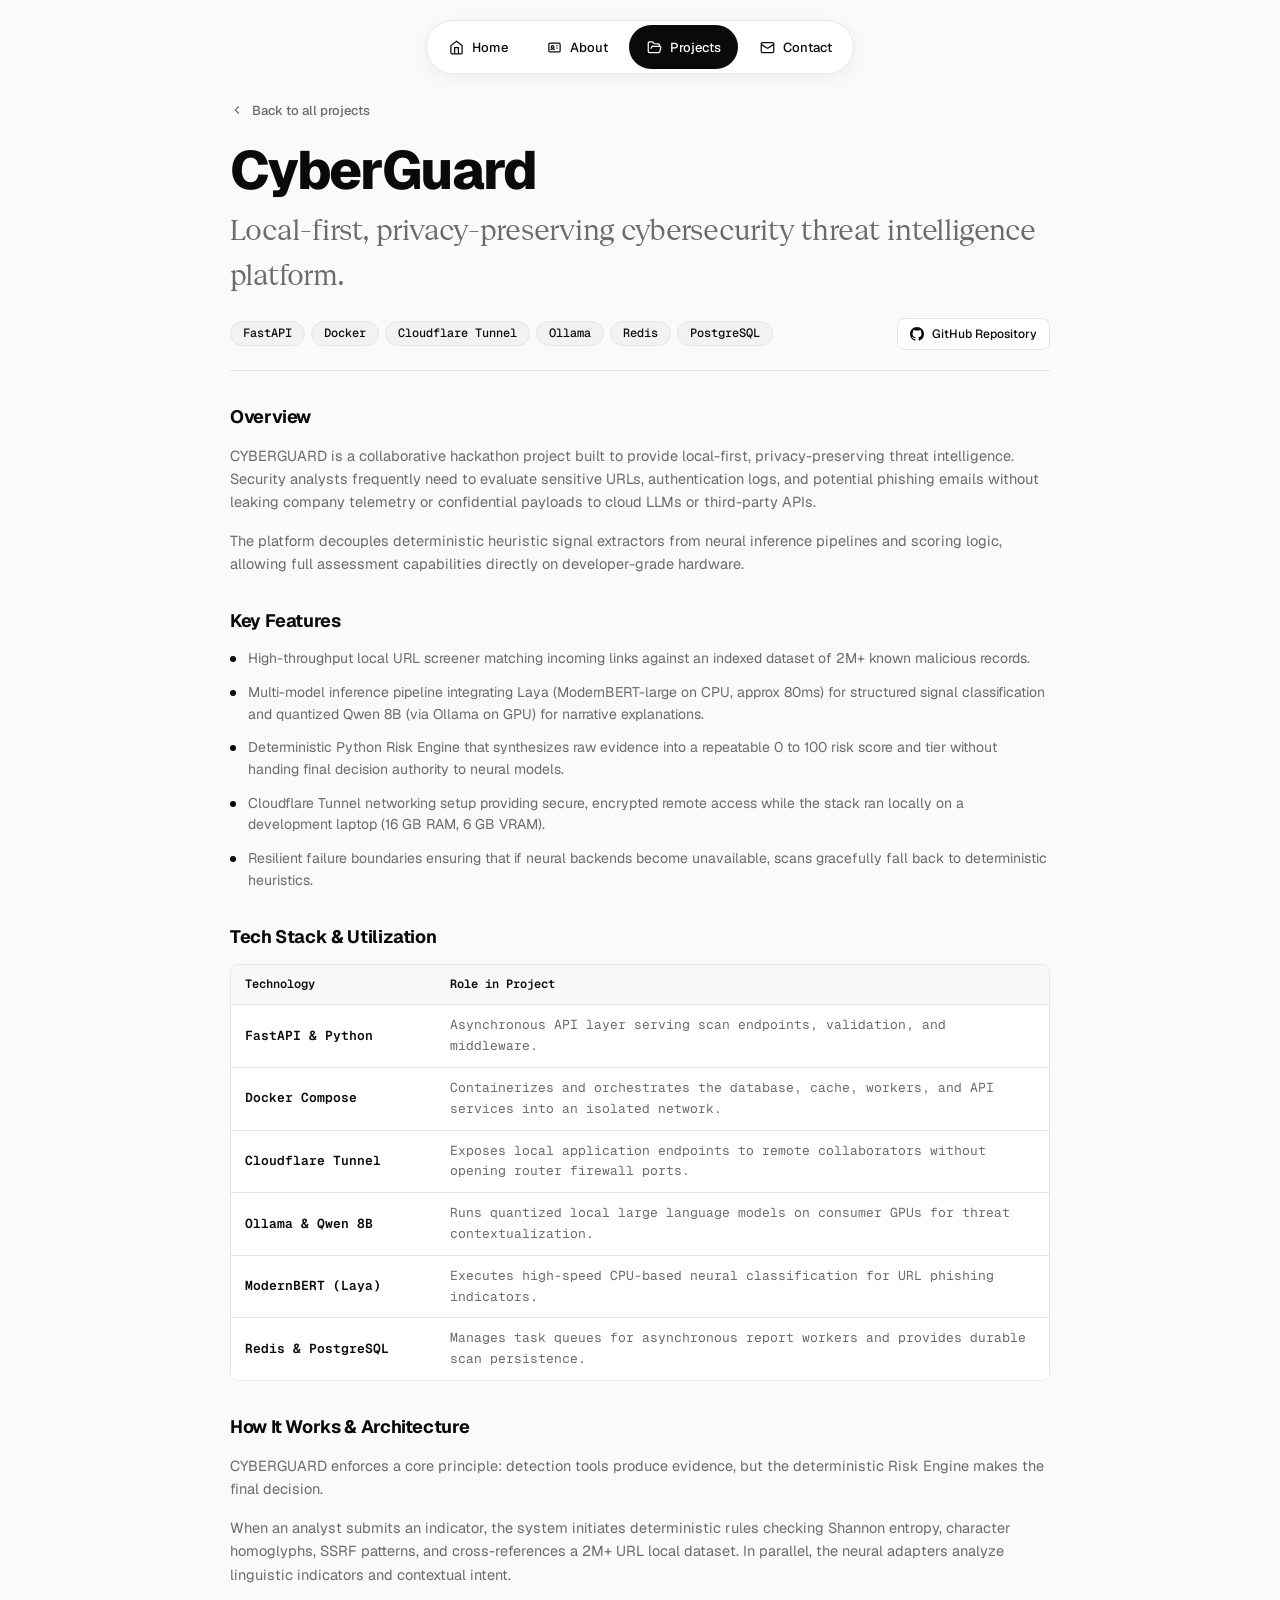
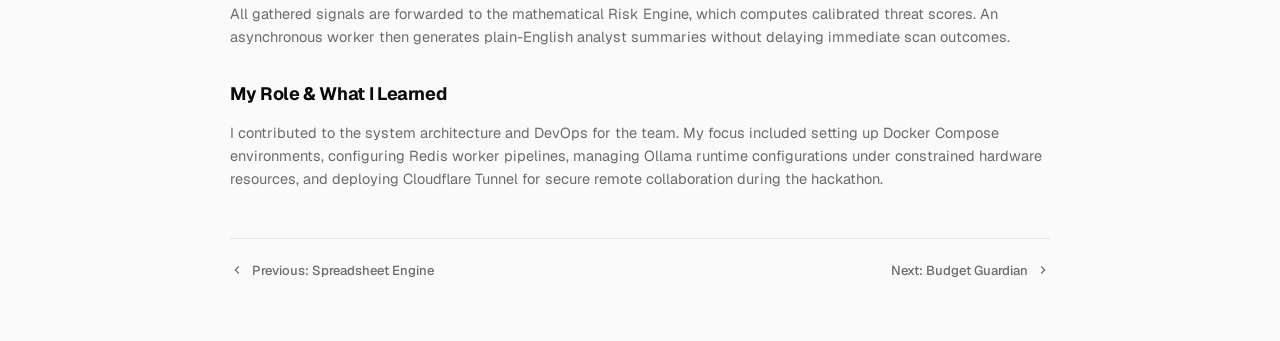
<file: projects/cyberguard.html>
<!DOCTYPE html>
<html lang="en">
<head>
    <meta charset="UTF-8">
    <meta name="viewport" content="width=device-width, initial-scale=1.0">
    <title>CyberGuard - Om Bharati</title>
    <meta name="description" content="Technical overview of CyberGuard, a local-first cybersecurity platform with dual-model neural inference.">
    
    <!-- Font Preloads: Geist Typography Stack (Local Self-Hosted Variable WOFF2) -->
    <link rel="preload" href="../assets/fonts/geist-sans/Geist-Variable.woff2" as="font" type="font/woff2" crossorigin>
    <link rel="preload" href="../assets/fonts/geist-serif/GeistSerifVF.woff2" as="font" type="font/woff2" crossorigin>
    <link rel="preload" href="../assets/fonts/geist-mono/GeistMono-Variable.woff2" as="font" type="font/woff2" crossorigin>
    
    <!-- Favicon -->
    <link rel="icon" href="data:image/svg+xml,%3Csvg xmlns='http://www.w3.org/2000/svg' viewBox='0 0 32 32'%3E%3Crect width='32' height='32' rx='6' fill='%230a0a0a'/ %3E%3Ctext x='16' y='22' font-family='sans-serif' font-size='18' font-weight='bold' fill='%23ffffff' text-anchor='middle'%3EO%3C/text%3E%3C/svg%3E">
    
    <link rel="stylesheet" href="../style.css?v=4">
    <style>
        body { background-color: #fafafa; color: #0a0a0a; margin: 0; }
        svg { max-width: 100%; display: inline-block; vertical-align: middle; }
        .nav-icon svg { width: 15px; height: 15px; }
        .meta-icon svg, .btn-icon svg, .social-link-icon svg, .project-card-arrow svg { width: 14px; height: 14px; }
    </style>
</head>
<body>

    <!-- Floating Pill Navigation (Projects Active) -->
    <header class="site-nav-wrapper">
        <nav class="site-nav" aria-label="Main Navigation">
            <a href="../index.html" class="nav-link" aria-label="Home">
                <span class="nav-icon" aria-hidden="true">
                    <svg width="15" height="15" viewBox="0 0 24 24"><path d="m3 9 9-7 9 7v11a2 2 0 0 1-2 2H5a2 2 0 0 1-2-2z"/><polyline points="9 22 9 12 15 12 15 22"/></svg>
                </span>
                <span class="nav-label">Home</span>
            </a>
            <a href="../about.html" class="nav-link" aria-label="About">
                <span class="nav-icon" aria-hidden="true">
                    <svg width="15" height="15" viewBox="0 0 24 24"><rect width="18" height="14" x="3" y="5" rx="2"/><circle cx="9" cy="11" r="2"/><path d="M15 9h2"/><path d="M15 13h2"/><path d="M6 16c0-1.5 1.5-2 3-2s3 .5 3 2"/></svg>
                </span>
                <span class="nav-label">About</span>
            </a>
            <a href="../projects.html" class="nav-link active" aria-current="page" aria-label="Projects">
                <span class="nav-icon" aria-hidden="true">
                    <svg width="15" height="15" viewBox="0 0 24 24"><path d="m6 14 1.45-2.9A2 2 0 0 1 9.24 10H20a2 2 0 0 1 1.94 2.5l-1.55 6a2 2 0 0 1-1.94 1.5H4a2 2 0 0 1-2-2V5c0-1.1.9-2 2-2h3.93a2 2 0 0 1 1.66.9l.82 1.2a2 2 0 0 0 1.66.9H18a2 2 0 0 1 2 2v2"/></svg>
                </span>
                <span class="nav-label">Projects</span>
            </a>
            <a href="../contact.html" class="nav-link" aria-label="Contact">
                <span class="nav-icon" aria-hidden="true">
                    <svg width="15" height="15" viewBox="0 0 24 24"><rect width="20" height="16" x="2" y="4" rx="2"/><path d="m22 7-8.97 5.7a1.94 1.94 0 0 1-2.06 0L2 7"/></svg>
                </span>
                <span class="nav-label">Contact</span>
            </a>
        </nav>
    </header>

    <!-- Scrollable Detailed Content Container -->
    <main class="scrollable-page">
        <div class="content-container fade-in">
            
            <!-- Back to Projects link -->
            <a href="../projects.html" class="back-link">
                <svg width="15" height="15" viewBox="0 0 24 24"><path d="m15 18-6-6 6-6"/></svg>
                <span>Back to all projects</span>
            </a>

            <!-- Project Header -->
            <div class="project-detail-header">
                <h1 class="project-detail-title">CyberGuard</h1>
                <p class="project-detail-tagline">Local-first, privacy-preserving cybersecurity threat intelligence platform.</p>

                <!-- Actions and Meta Bar -->
                <div class="project-actions-bar">
                    <div class="project-tech-pills">
                        <span class="pill-tag">FastAPI</span>
                        <span class="pill-tag">Docker</span>
                        <span class="pill-tag">Cloudflare Tunnel</span>
                        <span class="pill-tag">Ollama</span>
                        <span class="pill-tag">Redis</span>
                        <span class="pill-tag">PostgreSQL</span>
                    </div>

                    <div class="project-links-group">
                        <a href="https://github.com/ombharati/CYBERGUARD" class="btn btn-secondary btn-sm" target="_blank" rel="noopener noreferrer">
                            <span class="btn-icon" aria-hidden="true">
                                <svg width="15" height="15" viewBox="0 0 24 24" style="fill: currentColor; stroke: none;"><path d="M12 0C5.37 0 0 5.37 0 12c0 5.31 3.435 9.795 8.205 11.385.6.105.825-.255.825-.57 0-.285-.015-1.23-.015-2.235-3.015.555-3.795-.735-4.035-1.41-.135-.345-.72-1.41-1.23-1.695-.42-.225-1.02-.78-.015-.795.945-.015 1.62.87 1.845 1.23 1.08 1.815 2.805 1.305 3.495.99.105-.78.42-1.305.765-1.605-2.67-.3-5.46-1.335-5.46-5.925 0-1.305.465-2.385 1.23-3.225-.12-.3-.54-1.53.12-3.18 0 0 1.005-.315 3.3 1.23.96-.27 1.98-.405 3-.405s2.04.135 3 .405c2.295-1.56 3.3-1.23 3.3-1.23.66 1.65.24 2.88.12 3.18.765.84 1.23 1.905 1.23 3.225 0 4.605-2.805 5.625-5.475 5.925.435.375.81 1.095.81 2.22 0 1.605-.015 2.895-.015 3.3 0 .315.225.69.825.57A12.02 12.02 0 0 0 24 12c0-6.63-5.37-12-12-12z"/></svg>
                            </span>
                            <span>GitHub Repository</span>
                        </a>
                    </div>
                </div>
            </div>

            <!-- Overview Section -->
            <section class="detail-section">
                <h2 class="detail-section-title">Overview</h2>
                <p class="detail-paragraph">
                    CYBERGUARD is a collaborative hackathon project built to provide local-first, privacy-preserving threat intelligence. Security analysts frequently need to evaluate sensitive URLs, authentication logs, and potential phishing emails without leaking company telemetry or confidential payloads to cloud LLMs or third-party APIs.
                </p>
                <p class="detail-paragraph">
                    The platform decouples deterministic heuristic signal extractors from neural inference pipelines and scoring logic, allowing full assessment capabilities directly on developer-grade hardware.
                </p>
            </section>

            <!-- Key Features Section -->
            <section class="detail-section">
                <h2 class="detail-section-title">Key Features</h2>
                <ul class="features-list">
                    <li class="feature-bullet">
                        <span class="feature-icon-dot" aria-hidden="true"></span>
                        <span>High-throughput local URL screener matching incoming links against an indexed dataset of 2M+ known malicious records.</span>
                    </li>
                    <li class="feature-bullet">
                        <span class="feature-icon-dot" aria-hidden="true"></span>
                        <span>Multi-model inference pipeline integrating Laya (ModernBERT-large on CPU, approx 80ms) for structured signal classification and quantized Qwen 8B (via Ollama on GPU) for narrative explanations.</span>
                    </li>
                    <li class="feature-bullet">
                        <span class="feature-icon-dot" aria-hidden="true"></span>
                        <span>Deterministic Python Risk Engine that synthesizes raw evidence into a repeatable 0 to 100 risk score and tier without handing final decision authority to neural models.</span>
                    </li>
                    <li class="feature-bullet">
                        <span class="feature-icon-dot" aria-hidden="true"></span>
                        <span>Cloudflare Tunnel networking setup providing secure, encrypted remote access while the stack ran locally on a development laptop (16 GB RAM, 6 GB VRAM).</span>
                    </li>
                    <li class="feature-bullet">
                        <span class="feature-icon-dot" aria-hidden="true"></span>
                        <span>Resilient failure boundaries ensuring that if neural backends become unavailable, scans gracefully fall back to deterministic heuristics.</span>
                    </li>
                </ul>
            </section>

            <!-- Tech Stack Section -->
            <section class="detail-section">
                <h2 class="detail-section-title">Tech Stack &amp; Utilization</h2>
                <div class="table-responsive">
                <table class="tech-table">
                    <thead>
                        <tr>
                            <th>Technology</th>
                            <th>Role in Project</th>
                        </tr>
                    </thead>
                    <tbody>
                        <tr>
                            <td>FastAPI &amp; Python</td>
                            <td>Asynchronous API layer serving scan endpoints, validation, and middleware.</td>
                        </tr>
                        <tr>
                            <td>Docker Compose</td>
                            <td>Containerizes and orchestrates the database, cache, workers, and API services into an isolated network.</td>
                        </tr>
                        <tr>
                            <td>Cloudflare Tunnel</td>
                            <td>Exposes local application endpoints to remote collaborators without opening router firewall ports.</td>
                        </tr>
                        <tr>
                            <td>Ollama &amp; Qwen 8B</td>
                            <td>Runs quantized local large language models on consumer GPUs for threat contextualization.</td>
                        </tr>
                        <tr>
                            <td>ModernBERT (Laya)</td>
                            <td>Executes high-speed CPU-based neural classification for URL phishing indicators.</td>
                        </tr>
                        <tr>
                            <td>Redis &amp; PostgreSQL</td>
                            <td>Manages task queues for asynchronous report workers and provides durable scan persistence.</td>
                        </tr>
                    </tbody>
                </table>
                </div>
            </section>

            <!-- Architecture & How It Works -->
            <section class="detail-section">
                <h2 class="detail-section-title">How It Works &amp; Architecture</h2>
                <p class="detail-paragraph">
                    CYBERGUARD enforces a core principle: detection tools produce evidence, but the deterministic Risk Engine makes the final decision.
                </p>
                <p class="detail-paragraph">
                    When an analyst submits an indicator, the system initiates deterministic rules checking Shannon entropy, character homoglyphs, SSRF patterns, and cross-references a 2M+ URL local dataset. In parallel, the neural adapters analyze linguistic indicators and contextual intent.
                </p>
                <p class="detail-paragraph">
                    All gathered signals are forwarded to the mathematical Risk Engine, which computes calibrated threat scores. An asynchronous worker then generates plain-English analyst summaries without delaying immediate scan outcomes.
                </p>
            </section>

            <!-- Role & Key Learnings -->
            <section class="detail-section">
                <h2 class="detail-section-title">My Role &amp; What I Learned</h2>
                <p class="detail-paragraph">
                    I contributed to the system architecture and DevOps for the team. My focus included setting up Docker Compose environments, configuring Redis worker pipelines, managing Ollama runtime configurations under constrained hardware resources, and deploying Cloudflare Tunnel for secure remote collaboration during the hackathon.
                </p>
            </section>

            <!-- Navigation Footer -->
            <div class="project-nav-footer">
                <a href="spreadsheet-engine.html" class="project-nav-btn">
                    <svg viewBox="0 0 24 24" width="14" height="14" stroke="currentColor" stroke-width="2" fill="none"><path d="m15 18-6-6 6-6"/></svg>
                    <span>Previous: Spreadsheet Engine</span>
                </a>
                <a href="budget-guardian.html" class="project-nav-btn">
                    <span>Next: Budget Guardian</span>
                    <svg viewBox="0 0 24 24" width="14" height="14" stroke="currentColor" stroke-width="2" fill="none"><path d="m9 18 6-6-6-6"/></svg>
                </a>
            </div>

        </div>
    </main>

</body>
</html>
</file>
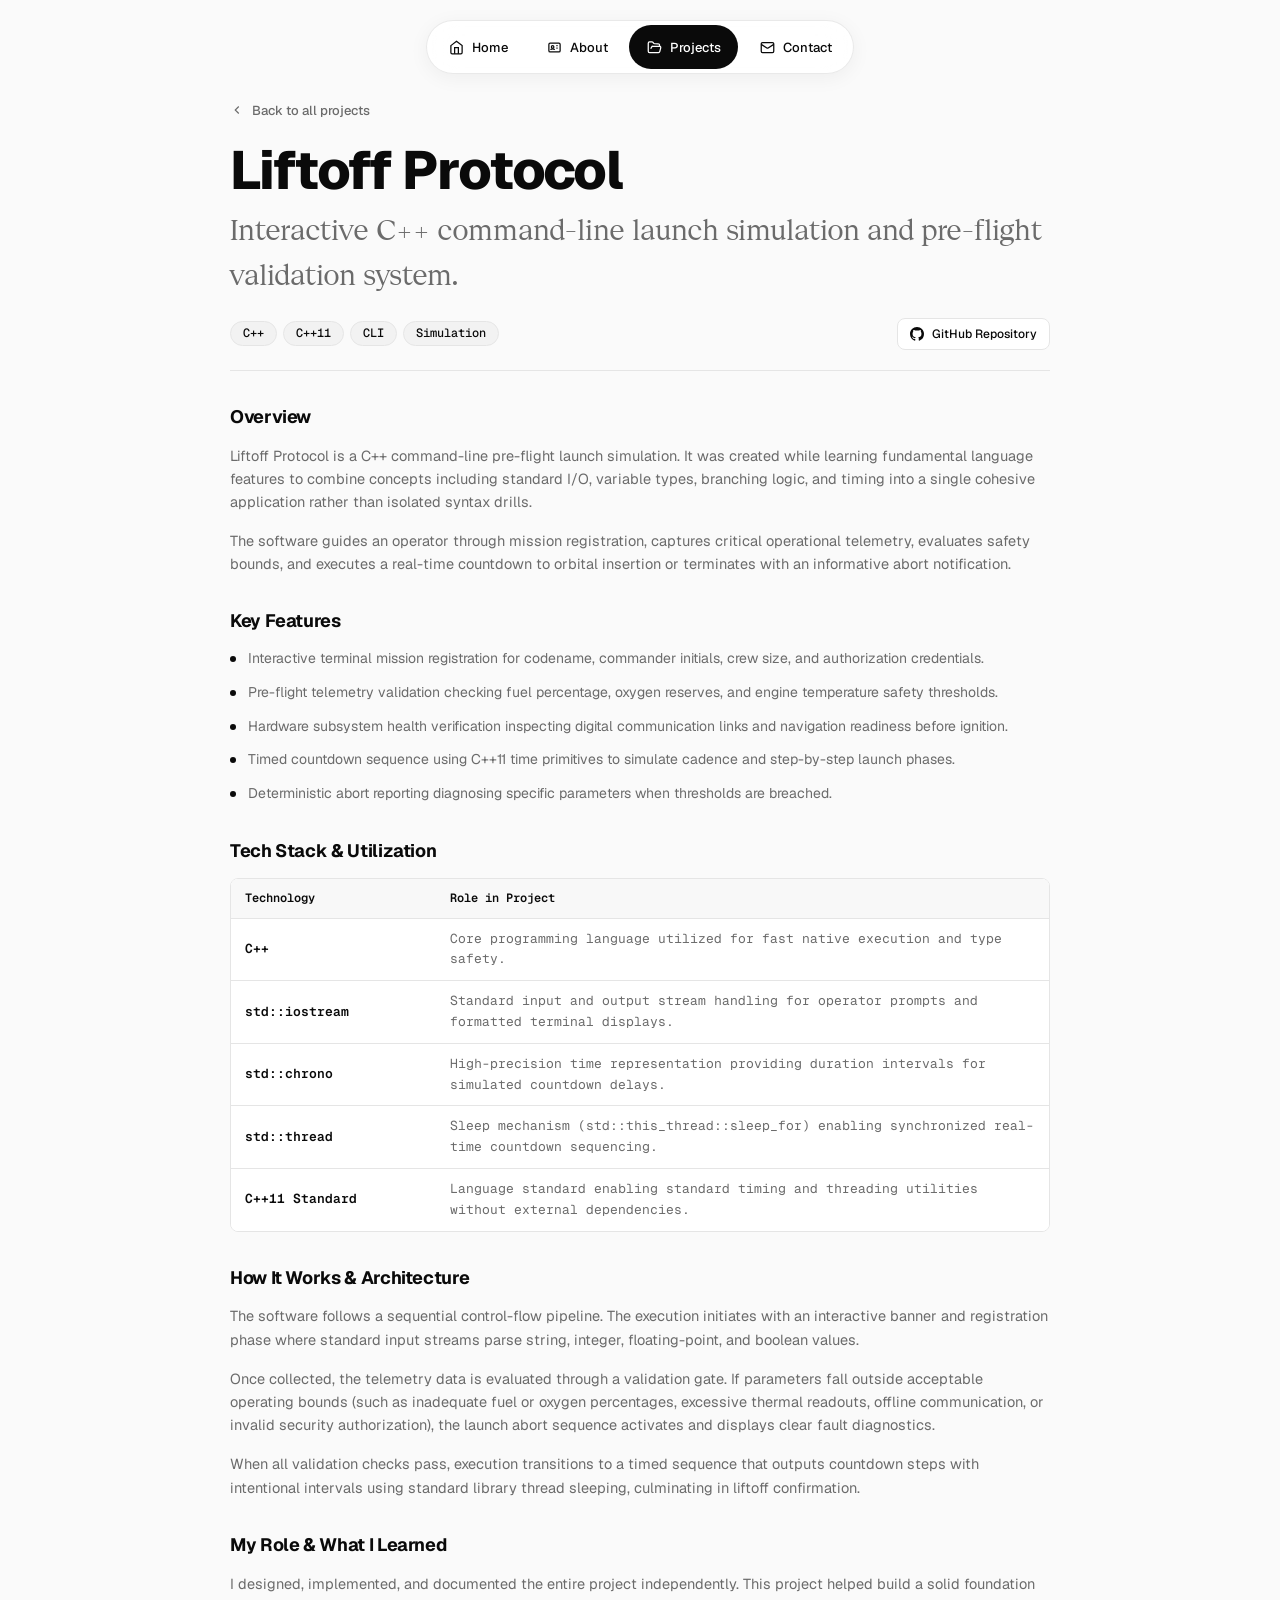
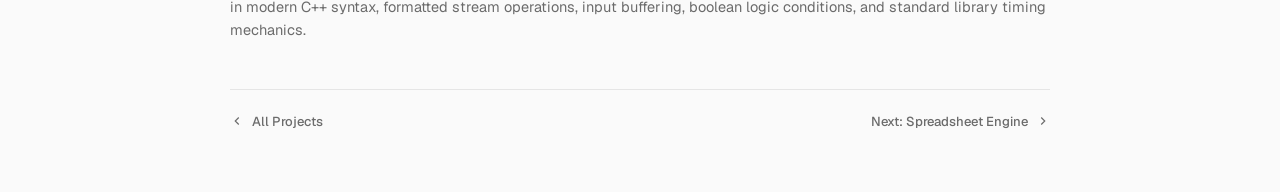
<file: projects/liftoff-protocol.html>
<!DOCTYPE html>
<html lang="en">
<head>
    <meta charset="UTF-8">
    <meta name="viewport" content="width=device-width, initial-scale=1.0">
    <title>Liftoff Protocol - Om Bharati</title>
    <meta name="description" content="Technical overview of Liftoff Protocol, an interactive C++ pre-flight simulation system.">
    
    <!-- Font Preloads: Geist Typography Stack (Local Self-Hosted Variable WOFF2) -->
    <link rel="preload" href="../assets/fonts/geist-sans/Geist-Variable.woff2" as="font" type="font/woff2" crossorigin>
    <link rel="preload" href="../assets/fonts/geist-serif/GeistSerifVF.woff2" as="font" type="font/woff2" crossorigin>
    <link rel="preload" href="../assets/fonts/geist-mono/GeistMono-Variable.woff2" as="font" type="font/woff2" crossorigin>
    
    <!-- Favicon -->
    <link rel="icon" href="data:image/svg+xml,%3Csvg xmlns='http://www.w3.org/2000/svg' viewBox='0 0 32 32'%3E%3Crect width='32' height='32' rx='6' fill='%230a0a0a'/ %3E%3Ctext x='16' y='22' font-family='sans-serif' font-size='18' font-weight='bold' fill='%23ffffff' text-anchor='middle'%3EO%3C/text%3E%3C/svg%3E">
    
    <link rel="stylesheet" href="../style.css?v=4">
    <style>
        body { background-color: #fafafa; color: #0a0a0a; margin: 0; }
        svg { max-width: 100%; display: inline-block; vertical-align: middle; }
        .nav-icon svg { width: 15px; height: 15px; }
        .meta-icon svg, .btn-icon svg, .social-link-icon svg, .project-card-arrow svg { width: 14px; height: 14px; }
    </style>
</head>
<body>

    <!-- Floating Pill Navigation (Projects Active) -->
    <header class="site-nav-wrapper">
        <nav class="site-nav" aria-label="Main Navigation">
            <a href="../index.html" class="nav-link" aria-label="Home">
                <span class="nav-icon" aria-hidden="true">
                    <svg width="15" height="15" viewBox="0 0 24 24"><path d="m3 9 9-7 9 7v11a2 2 0 0 1-2 2H5a2 2 0 0 1-2-2z"/><polyline points="9 22 9 12 15 12 15 22"/></svg>
                </span>
                <span class="nav-label">Home</span>
            </a>
            <a href="../about.html" class="nav-link" aria-label="About">
                <span class="nav-icon" aria-hidden="true">
                    <svg width="15" height="15" viewBox="0 0 24 24"><rect width="18" height="14" x="3" y="5" rx="2"/><circle cx="9" cy="11" r="2"/><path d="M15 9h2"/><path d="M15 13h2"/><path d="M6 16c0-1.5 1.5-2 3-2s3 .5 3 2"/></svg>
                </span>
                <span class="nav-label">About</span>
            </a>
            <a href="../projects.html" class="nav-link active" aria-current="page" aria-label="Projects">
                <span class="nav-icon" aria-hidden="true">
                    <svg width="15" height="15" viewBox="0 0 24 24"><path d="m6 14 1.45-2.9A2 2 0 0 1 9.24 10H20a2 2 0 0 1 1.94 2.5l-1.55 6a2 2 0 0 1-1.94 1.5H4a2 2 0 0 1-2-2V5c0-1.1.9-2 2-2h3.93a2 2 0 0 1 1.66.9l.82 1.2a2 2 0 0 0 1.66.9H18a2 2 0 0 1 2 2v2"/></svg>
                </span>
                <span class="nav-label">Projects</span>
            </a>
            <a href="../contact.html" class="nav-link" aria-label="Contact">
                <span class="nav-icon" aria-hidden="true">
                    <svg width="15" height="15" viewBox="0 0 24 24"><rect width="20" height="16" x="2" y="4" rx="2"/><path d="m22 7-8.97 5.7a1.94 1.94 0 0 1-2.06 0L2 7"/></svg>
                </span>
                <span class="nav-label">Contact</span>
            </a>
        </nav>
    </header>

    <!-- Scrollable Detailed Content Container -->
    <main class="scrollable-page">
        <div class="content-container fade-in">
            
            <!-- Back to Projects link -->
            <a href="../projects.html" class="back-link">
                <svg width="15" height="15" viewBox="0 0 24 24"><path d="m15 18-6-6 6-6"/></svg>
                <span>Back to all projects</span>
            </a>

            <!-- Project Header -->
            <div class="project-detail-header">
                <h1 class="project-detail-title">Liftoff Protocol</h1>
                <p class="project-detail-tagline">Interactive C++ command-line launch simulation and pre-flight validation system.</p>

                <!-- Actions and Meta Bar -->
                <div class="project-actions-bar">
                    <div class="project-tech-pills">
                        <span class="pill-tag">C++</span>
                        <span class="pill-tag">C++11</span>
                        <span class="pill-tag">CLI</span>
                        <span class="pill-tag">Simulation</span>
                    </div>

                    <div class="project-links-group">
                        <a href="https://github.com/ombharati/liftoff-protocol" class="btn btn-secondary btn-sm" target="_blank" rel="noopener noreferrer">
                            <span class="btn-icon" aria-hidden="true">
                                <svg width="15" height="15" viewBox="0 0 24 24" style="fill: currentColor; stroke: none;"><path d="M12 0C5.37 0 0 5.37 0 12c0 5.31 3.435 9.795 8.205 11.385.6.105.825-.255.825-.57 0-.285-.015-1.23-.015-2.235-3.015.555-3.795-.735-4.035-1.41-.135-.345-.72-1.41-1.23-1.695-.42-.225-1.02-.78-.015-.795.945-.015 1.62.87 1.845 1.23 1.08 1.815 2.805 1.305 3.495.99.105-.78.42-1.305.765-1.605-2.67-.3-5.46-1.335-5.46-5.925 0-1.305.465-2.385 1.23-3.225-.12-.3-.54-1.53.12-3.18 0 0 1.005-.315 3.3 1.23.96-.27 1.98-.405 3-.405s2.04.135 3 .405c2.295-1.56 3.3-1.23 3.3-1.23.66 1.65.24 2.88.12 3.18.765.84 1.23 1.905 1.23 3.225 0 4.605-2.805 5.625-5.475 5.925.435.375.81 1.095.81 2.22 0 1.605-.015 2.895-.015 3.3 0 .315.225.69.825.57A12.02 12.02 0 0 0 24 12c0-6.63-5.37-12-12-12z"/></svg>
                            </span>
                            <span>GitHub Repository</span>
                        </a>
                    </div>
                </div>
            </div>

            <!-- Overview Section -->
            <section class="detail-section">
                <h2 class="detail-section-title">Overview</h2>
                <p class="detail-paragraph">
                    Liftoff Protocol is a C++ command-line pre-flight launch simulation. It was created while learning fundamental language features to combine concepts including standard I/O, variable types, branching logic, and timing into a single cohesive application rather than isolated syntax drills.
                </p>
                <p class="detail-paragraph">
                    The software guides an operator through mission registration, captures critical operational telemetry, evaluates safety bounds, and executes a real-time countdown to orbital insertion or terminates with an informative abort notification.
                </p>
            </section>

            <!-- Key Features Section -->
            <section class="detail-section">
                <h2 class="detail-section-title">Key Features</h2>
                <ul class="features-list">
                    <li class="feature-bullet">
                        <span class="feature-icon-dot" aria-hidden="true"></span>
                        <span>Interactive terminal mission registration for codename, commander initials, crew size, and authorization credentials.</span>
                    </li>
                    <li class="feature-bullet">
                        <span class="feature-icon-dot" aria-hidden="true"></span>
                        <span>Pre-flight telemetry validation checking fuel percentage, oxygen reserves, and engine temperature safety thresholds.</span>
                    </li>
                    <li class="feature-bullet">
                        <span class="feature-icon-dot" aria-hidden="true"></span>
                        <span>Hardware subsystem health verification inspecting digital communication links and navigation readiness before ignition.</span>
                    </li>
                    <li class="feature-bullet">
                        <span class="feature-icon-dot" aria-hidden="true"></span>
                        <span>Timed countdown sequence using C++11 time primitives to simulate cadence and step-by-step launch phases.</span>
                    </li>
                    <li class="feature-bullet">
                        <span class="feature-icon-dot" aria-hidden="true"></span>
                        <span>Deterministic abort reporting diagnosing specific parameters when thresholds are breached.</span>
                    </li>
                </ul>
            </section>

            <!-- Tech Stack Section -->
            <section class="detail-section">
                <h2 class="detail-section-title">Tech Stack &amp; Utilization</h2>
                <div class="table-responsive">
                <table class="tech-table">
                    <thead>
                        <tr>
                            <th>Technology</th>
                            <th>Role in Project</th>
                        </tr>
                    </thead>
                    <tbody>
                        <tr>
                            <td>C++</td>
                            <td>Core programming language utilized for fast native execution and type safety.</td>
                        </tr>
                        <tr>
                            <td>std::iostream</td>
                            <td>Standard input and output stream handling for operator prompts and formatted terminal displays.</td>
                        </tr>
                        <tr>
                            <td>std::chrono</td>
                            <td>High-precision time representation providing duration intervals for simulated countdown delays.</td>
                        </tr>
                        <tr>
                            <td>std::thread</td>
                            <td>Sleep mechanism (std::this_thread::sleep_for) enabling synchronized real-time countdown sequencing.</td>
                        </tr>
                        <tr>
                            <td>C++11 Standard</td>
                            <td>Language standard enabling standard timing and threading utilities without external dependencies.</td>
                        </tr>
                    </tbody>
                </table>
                </div>
            </section>

            <!-- Architecture & How It Works -->
            <section class="detail-section">
                <h2 class="detail-section-title">How It Works &amp; Architecture</h2>
                <p class="detail-paragraph">
                    The software follows a sequential control-flow pipeline. The execution initiates with an interactive banner and registration phase where standard input streams parse string, integer, floating-point, and boolean values.
                </p>
                <p class="detail-paragraph">
                    Once collected, the telemetry data is evaluated through a validation gate. If parameters fall outside acceptable operating bounds (such as inadequate fuel or oxygen percentages, excessive thermal readouts, offline communication, or invalid security authorization), the launch abort sequence activates and displays clear fault diagnostics.
                </p>
                <p class="detail-paragraph">
                    When all validation checks pass, execution transitions to a timed sequence that outputs countdown steps with intentional intervals using standard library thread sleeping, culminating in liftoff confirmation.
                </p>
            </section>

            <!-- Role & Key Learnings -->
            <section class="detail-section">
                <h2 class="detail-section-title">My Role &amp; What I Learned</h2>
                <p class="detail-paragraph">
                    I designed, implemented, and documented the entire project independently. This project helped build a solid foundation in modern C++ syntax, formatted stream operations, input buffering, boolean logic conditions, and standard library timing mechanics.
                </p>
            </section>

            <!-- Navigation Footer -->
            <div class="project-nav-footer">
                <a href="../projects.html" class="project-nav-btn">
                    <svg viewBox="0 0 24 24" width="14" height="14" stroke="currentColor" stroke-width="2" fill="none"><path d="m15 18-6-6 6-6"/></svg>
                    <span>All Projects</span>
                </a>
                <a href="spreadsheet-engine.html" class="project-nav-btn">
                    <span>Next: Spreadsheet Engine</span>
                    <svg viewBox="0 0 24 24" width="14" height="14" stroke="currentColor" stroke-width="2" fill="none"><path d="m9 18 6-6-6-6"/></svg>
                </a>
            </div>

        </div>
    </main>

</body>
</html>
</file>
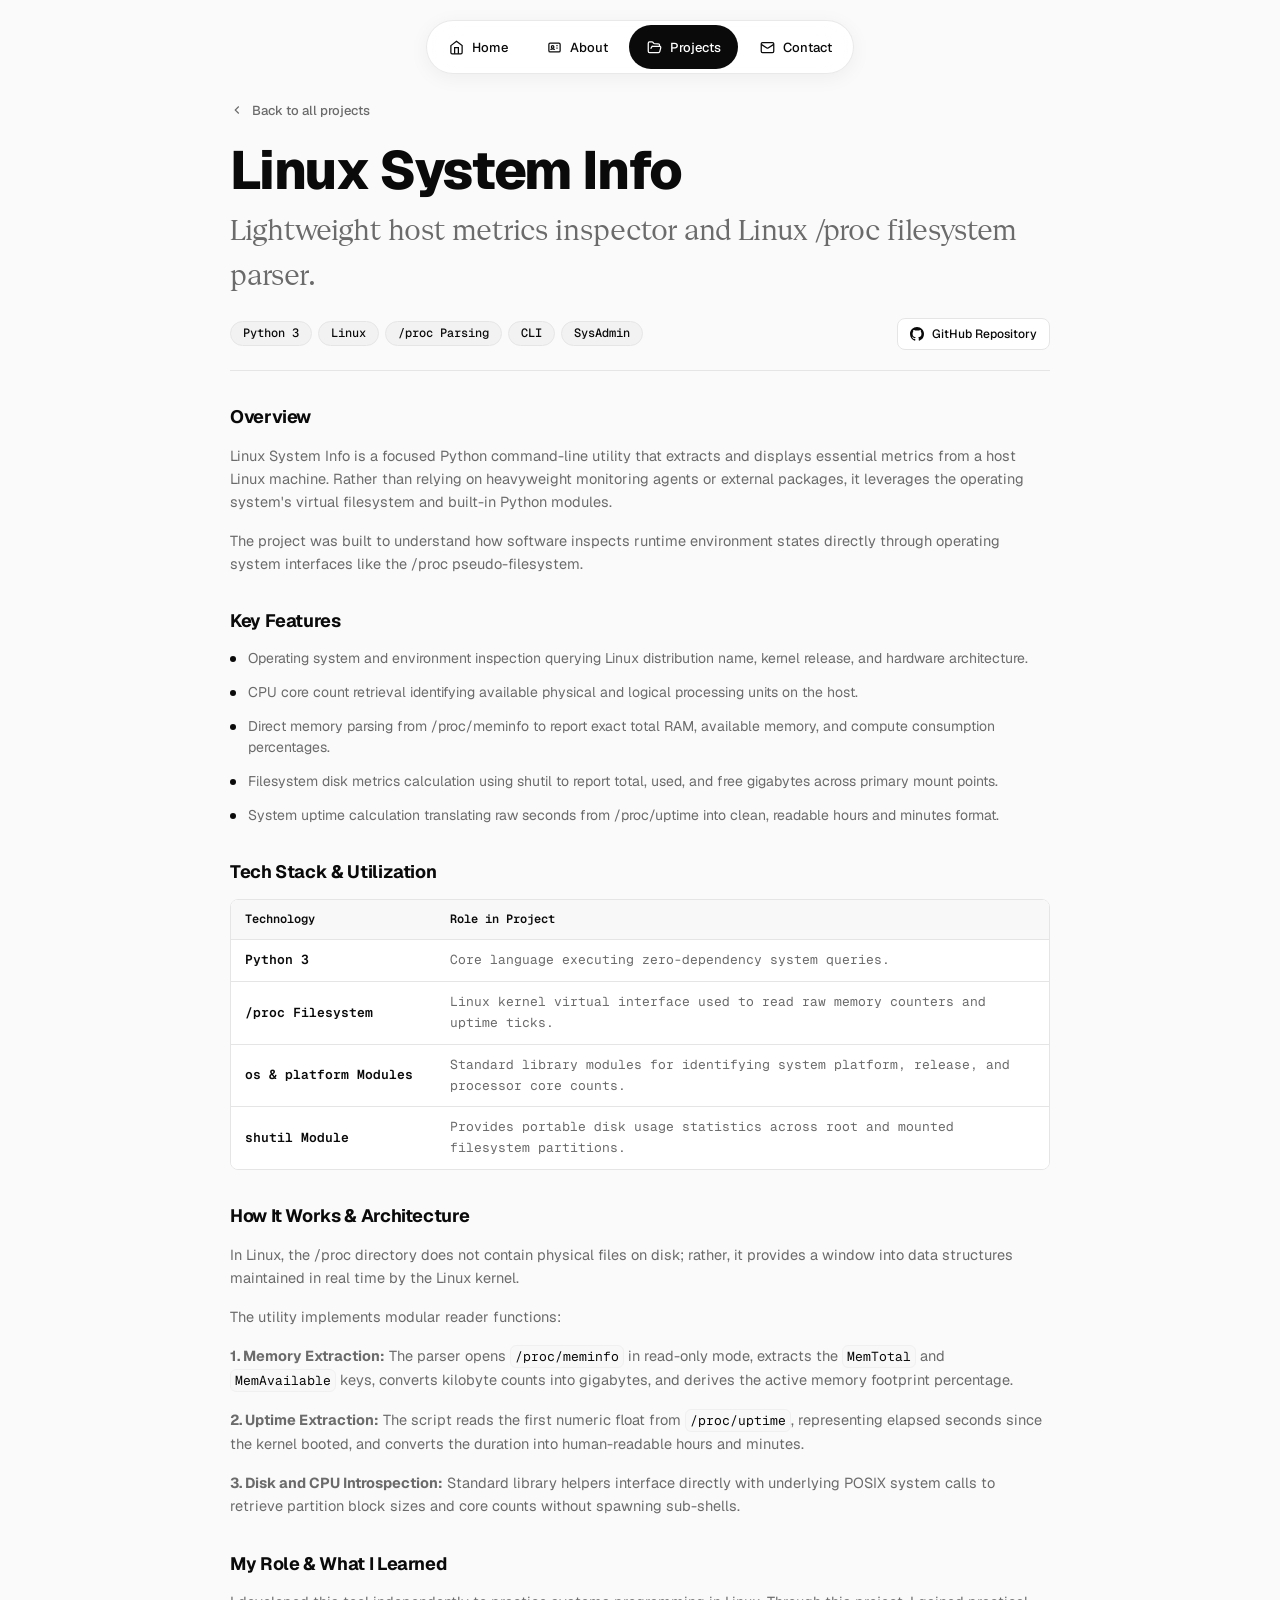
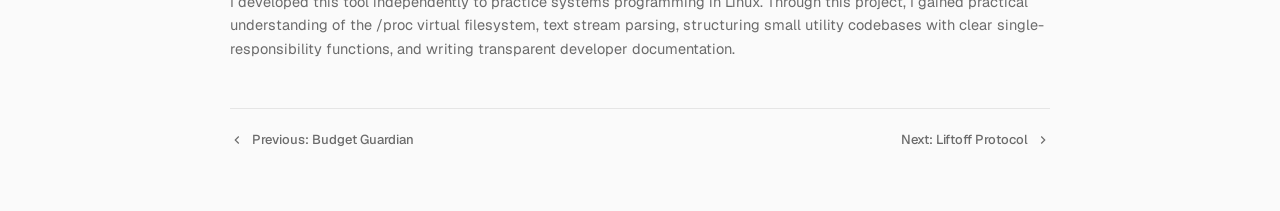
<file: projects/linux-system-info.html>
<!DOCTYPE html>
<html lang="en">
<head>
    <meta charset="UTF-8">
    <meta name="viewport" content="width=device-width, initial-scale=1.0">
    <title>Linux System Info - Om Bharati</title>
    <meta name="description" content="Technical overview of Linux System Info, a lightweight Python CLI utility parsing /proc and host metrics.">
    
    <!-- Font Preloads: Geist Typography Stack (Local Self-Hosted Variable WOFF2) -->
    <link rel="preload" href="../assets/fonts/geist-sans/Geist-Variable.woff2" as="font" type="font/woff2" crossorigin>
    <link rel="preload" href="../assets/fonts/geist-serif/GeistSerifVF.woff2" as="font" type="font/woff2" crossorigin>
    <link rel="preload" href="../assets/fonts/geist-mono/GeistMono-Variable.woff2" as="font" type="font/woff2" crossorigin>
    
    <!-- Favicon -->
    <link rel="icon" href="data:image/svg+xml,%3Csvg xmlns='http://www.w3.org/2000/svg' viewBox='0 0 32 32'%3E%3Crect width='32' height='32' rx='6' fill='%230a0a0a'/ %3E%3Ctext x='16' y='22' font-family='sans-serif' font-size='18' font-weight='bold' fill='%23ffffff' text-anchor='middle'%3EO%3C/text%3E%3C/svg%3E">
    
    <link rel="stylesheet" href="../style.css?v=4">
    <style>
        body { background-color: #fafafa; color: #0a0a0a; margin: 0; }
        svg { max-width: 100%; display: inline-block; vertical-align: middle; }
        .nav-icon svg { width: 15px; height: 15px; }
        .meta-icon svg, .btn-icon svg, .social-link-icon svg, .project-card-arrow svg { width: 14px; height: 14px; }
    </style>
</head>
<body>

    <!-- Floating Pill Navigation (Projects Active) -->
    <header class="site-nav-wrapper">
        <nav class="site-nav" aria-label="Main Navigation">
            <a href="../index.html" class="nav-link" aria-label="Home">
                <span class="nav-icon" aria-hidden="true">
                    <svg width="15" height="15" viewBox="0 0 24 24"><path d="m3 9 9-7 9 7v11a2 2 0 0 1-2 2H5a2 2 0 0 1-2-2z"/><polyline points="9 22 9 12 15 12 15 22"/></svg>
                </span>
                <span class="nav-label">Home</span>
            </a>
            <a href="../about.html" class="nav-link" aria-label="About">
                <span class="nav-icon" aria-hidden="true">
                    <svg width="15" height="15" viewBox="0 0 24 24"><rect width="18" height="14" x="3" y="5" rx="2"/><circle cx="9" cy="11" r="2"/><path d="M15 9h2"/><path d="M15 13h2"/><path d="M6 16c0-1.5 1.5-2 3-2s3 .5 3 2"/></svg>
                </span>
                <span class="nav-label">About</span>
            </a>
            <a href="../projects.html" class="nav-link active" aria-current="page" aria-label="Projects">
                <span class="nav-icon" aria-hidden="true">
                    <svg width="15" height="15" viewBox="0 0 24 24"><path d="m6 14 1.45-2.9A2 2 0 0 1 9.24 10H20a2 2 0 0 1 1.94 2.5l-1.55 6a2 2 0 0 1-1.94 1.5H4a2 2 0 0 1-2-2V5c0-1.1.9-2 2-2h3.93a2 2 0 0 1 1.66.9l.82 1.2a2 2 0 0 0 1.66.9H18a2 2 0 0 1 2 2v2"/></svg>
                </span>
                <span class="nav-label">Projects</span>
            </a>
            <a href="../contact.html" class="nav-link" aria-label="Contact">
                <span class="nav-icon" aria-hidden="true">
                    <svg width="15" height="15" viewBox="0 0 24 24"><rect width="20" height="16" x="2" y="4" rx="2"/><path d="m22 7-8.97 5.7a1.94 1.94 0 0 1-2.06 0L2 7"/></svg>
                </span>
                <span class="nav-label">Contact</span>
            </a>
        </nav>
    </header>

    <!-- Scrollable Detailed Content Container -->
    <main class="scrollable-page">
        <div class="content-container fade-in">
            
            <!-- Back to Projects link -->
            <a href="../projects.html" class="back-link">
                <svg width="15" height="15" viewBox="0 0 24 24"><path d="m15 18-6-6 6-6"/></svg>
                <span>Back to all projects</span>
            </a>

            <!-- Project Header -->
            <div class="project-detail-header">
                <h1 class="project-detail-title">Linux System Info</h1>
                <p class="project-detail-tagline">Lightweight host metrics inspector and Linux /proc filesystem parser.</p>

                <!-- Actions and Meta Bar -->
                <div class="project-actions-bar">
                    <div class="project-tech-pills">
                        <span class="pill-tag">Python 3</span>
                        <span class="pill-tag">Linux</span>
                        <span class="pill-tag">/proc Parsing</span>
                        <span class="pill-tag">CLI</span>
                        <span class="pill-tag">SysAdmin</span>
                    </div>

                    <div class="project-links-group">
                        <a href="https://github.com/ombharati/Linux-System-Info" class="btn btn-secondary btn-sm" target="_blank" rel="noopener noreferrer">
                            <span class="btn-icon" aria-hidden="true">
                                <svg width="15" height="15" viewBox="0 0 24 24" style="fill: currentColor; stroke: none;"><path d="M12 0C5.37 0 0 5.37 0 12c0 5.31 3.435 9.795 8.205 11.385.6.105.825-.255.825-.57 0-.285-.015-1.23-.015-2.235-3.015.555-3.795-.735-4.035-1.41-.135-.345-.72-1.41-1.23-1.695-.42-.225-1.02-.78-.015-.795.945-.015 1.62.87 1.845 1.23 1.08 1.815 2.805 1.305 3.495.99.105-.78.42-1.305.765-1.605-2.67-.3-5.46-1.335-5.46-5.925 0-1.305.465-2.385 1.23-3.225-.12-.3-.54-1.53.12-3.18 0 0 1.005-.315 3.3 1.23.96-.27 1.98-.405 3-.405s2.04.135 3 .405c2.295-1.56 3.3-1.23 3.3-1.23.66 1.65.24 2.88.12 3.18.765.84 1.23 1.905 1.23 3.225 0 4.605-2.805 5.625-5.475 5.925.435.375.81 1.095.81 2.22 0 1.605-.015 2.895-.015 3.3 0 .315.225.69.825.57A12.02 12.02 0 0 0 24 12c0-6.63-5.37-12-12-12z"/></svg>
                            </span>
                            <span>GitHub Repository</span>
                        </a>
                    </div>
                </div>
            </div>

            <!-- Overview Section -->
            <section class="detail-section">
                <h2 class="detail-section-title">Overview</h2>
                <p class="detail-paragraph">
                    Linux System Info is a focused Python command-line utility that extracts and displays essential metrics from a host Linux machine. Rather than relying on heavyweight monitoring agents or external packages, it leverages the operating system's virtual filesystem and built-in Python modules.
                </p>
                <p class="detail-paragraph">
                    The project was built to understand how software inspects runtime environment states directly through operating system interfaces like the /proc pseudo-filesystem.
                </p>
            </section>

            <!-- Key Features Section -->
            <section class="detail-section">
                <h2 class="detail-section-title">Key Features</h2>
                <ul class="features-list">
                    <li class="feature-bullet">
                        <span class="feature-icon-dot" aria-hidden="true"></span>
                        <span>Operating system and environment inspection querying Linux distribution name, kernel release, and hardware architecture.</span>
                    </li>
                    <li class="feature-bullet">
                        <span class="feature-icon-dot" aria-hidden="true"></span>
                        <span>CPU core count retrieval identifying available physical and logical processing units on the host.</span>
                    </li>
                    <li class="feature-bullet">
                        <span class="feature-icon-dot" aria-hidden="true"></span>
                        <span>Direct memory parsing from /proc/meminfo to report exact total RAM, available memory, and compute consumption percentages.</span>
                    </li>
                    <li class="feature-bullet">
                        <span class="feature-icon-dot" aria-hidden="true"></span>
                        <span>Filesystem disk metrics calculation using shutil to report total, used, and free gigabytes across primary mount points.</span>
                    </li>
                    <li class="feature-bullet">
                        <span class="feature-icon-dot" aria-hidden="true"></span>
                        <span>System uptime calculation translating raw seconds from /proc/uptime into clean, readable hours and minutes format.</span>
                    </li>
                </ul>
            </section>

            <!-- Tech Stack Section -->
            <section class="detail-section">
                <h2 class="detail-section-title">Tech Stack &amp; Utilization</h2>
                <div class="table-responsive">
                <table class="tech-table">
                    <thead>
                        <tr>
                            <th>Technology</th>
                            <th>Role in Project</th>
                        </tr>
                    </thead>
                    <tbody>
                        <tr>
                            <td>Python 3</td>
                            <td>Core language executing zero-dependency system queries.</td>
                        </tr>
                        <tr>
                            <td>/proc Filesystem</td>
                            <td>Linux kernel virtual interface used to read raw memory counters and uptime ticks.</td>
                        </tr>
                        <tr>
                            <td>os &amp; platform Modules</td>
                            <td>Standard library modules for identifying system platform, release, and processor core counts.</td>
                        </tr>
                        <tr>
                            <td>shutil Module</td>
                            <td>Provides portable disk usage statistics across root and mounted filesystem partitions.</td>
                        </tr>
                    </tbody>
                </table>
                </div>
            </section>

            <!-- Architecture & How It Works -->
            <section class="detail-section">
                <h2 class="detail-section-title">How It Works &amp; Architecture</h2>
                <p class="detail-paragraph">
                    In Linux, the /proc directory does not contain physical files on disk; rather, it provides a window into data structures maintained in real time by the Linux kernel.
                </p>
                <p class="detail-paragraph">
                    The utility implements modular reader functions:
                </p>
                <p class="detail-paragraph">
                    <strong>1. Memory Extraction:</strong> The parser opens <code>/proc/meminfo</code> in read-only mode, extracts the <code>MemTotal</code> and <code>MemAvailable</code> keys, converts kilobyte counts into gigabytes, and derives the active memory footprint percentage.
                </p>
                <p class="detail-paragraph">
                    <strong>2. Uptime Extraction:</strong> The script reads the first numeric float from <code>/proc/uptime</code>, representing elapsed seconds since the kernel booted, and converts the duration into human-readable hours and minutes.
                </p>
                <p class="detail-paragraph">
                    <strong>3. Disk and CPU Introspection:</strong> Standard library helpers interface directly with underlying POSIX system calls to retrieve partition block sizes and core counts without spawning sub-shells.
                </p>
            </section>

            <!-- Role & Key Learnings -->
            <section class="detail-section">
                <h2 class="detail-section-title">My Role &amp; What I Learned</h2>
                <p class="detail-paragraph">
                    I developed this tool independently to practice systems programming in Linux. Through this project, I gained practical understanding of the /proc virtual filesystem, text stream parsing, structuring small utility codebases with clear single-responsibility functions, and writing transparent developer documentation.
                </p>
            </section>

            <!-- Navigation Footer -->
            <div class="project-nav-footer">
                <a href="budget-guardian.html" class="project-nav-btn">
                    <svg viewBox="0 0 24 24" width="14" height="14" stroke="currentColor" stroke-width="2" fill="none"><path d="m15 18-6-6 6-6"/></svg>
                    <span>Previous: Budget Guardian</span>
                </a>
                <a href="liftoff-protocol.html" class="project-nav-btn">
                    <span>Next: Liftoff Protocol</span>
                    <svg viewBox="0 0 24 24" width="14" height="14" stroke="currentColor" stroke-width="2" fill="none"><path d="m9 18 6-6-6-6"/></svg>
                </a>
            </div>

        </div>
    </main>

</body>
</html>
</file>
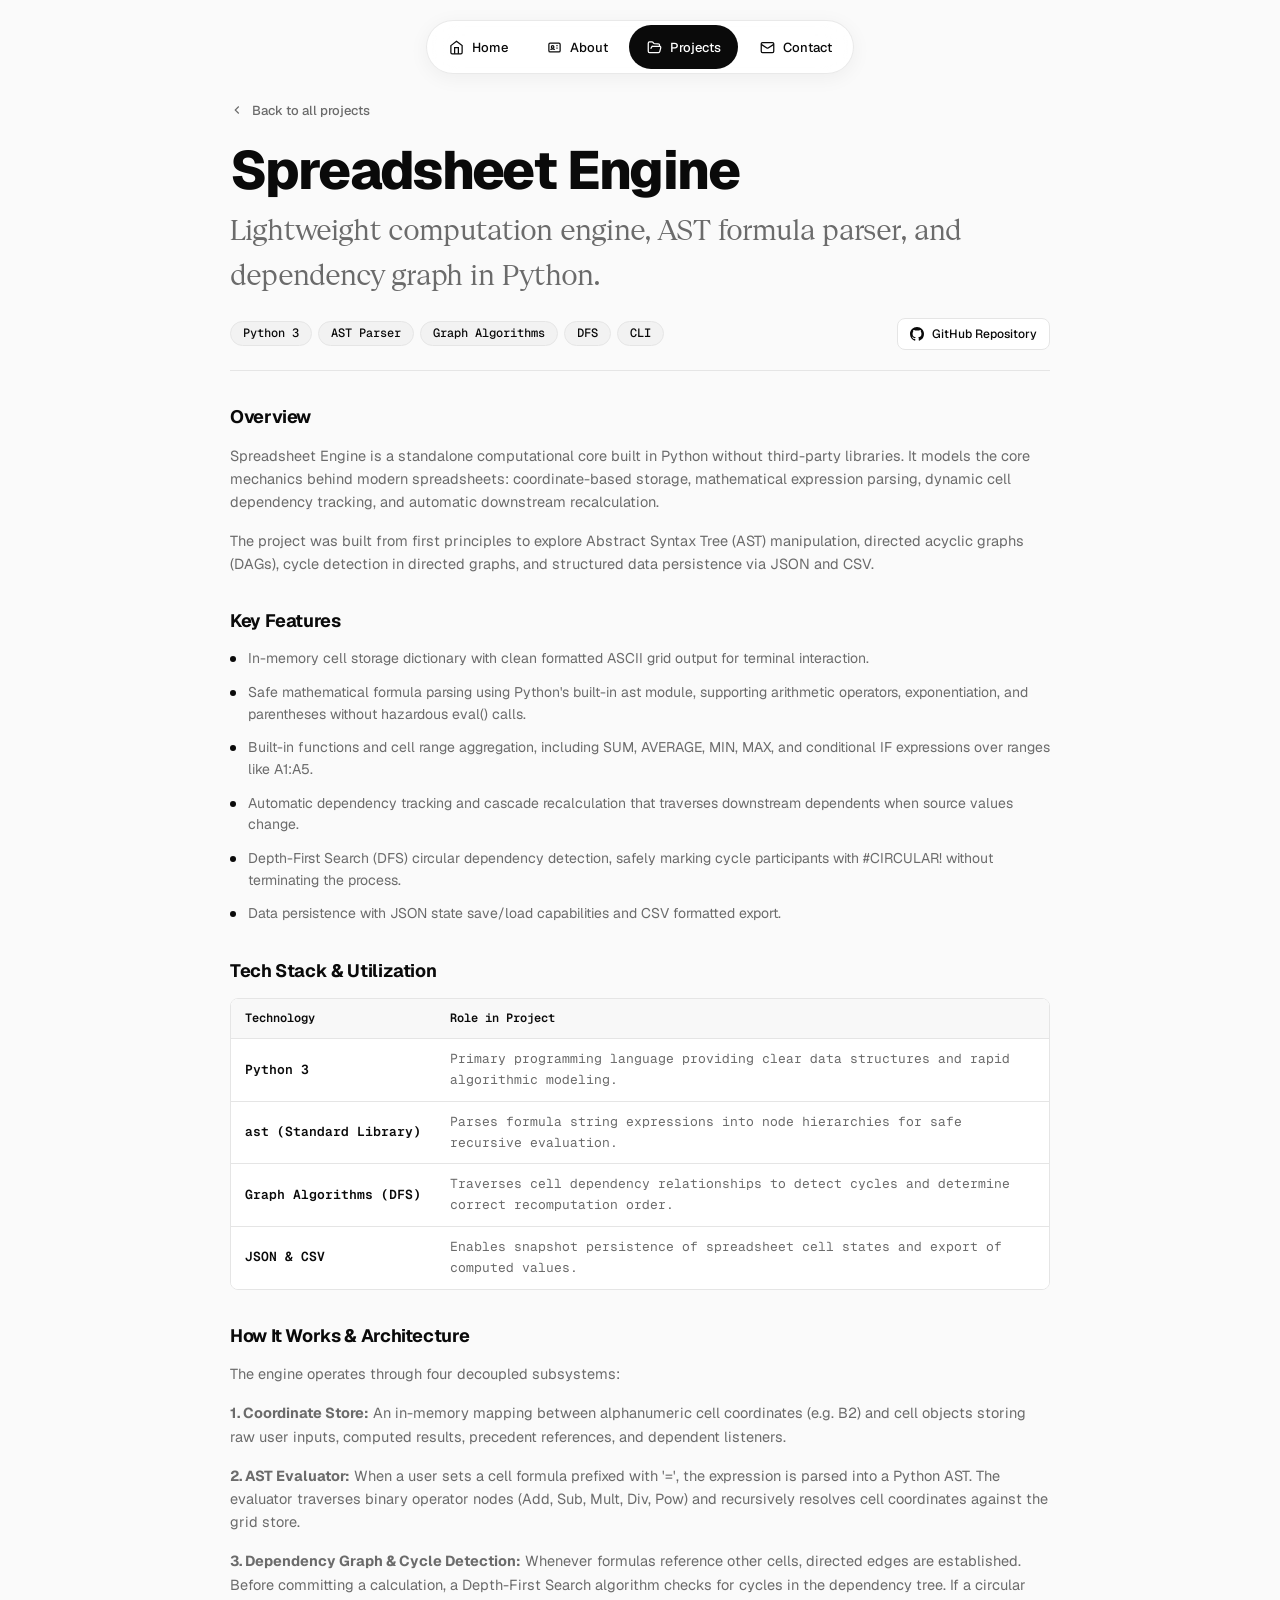
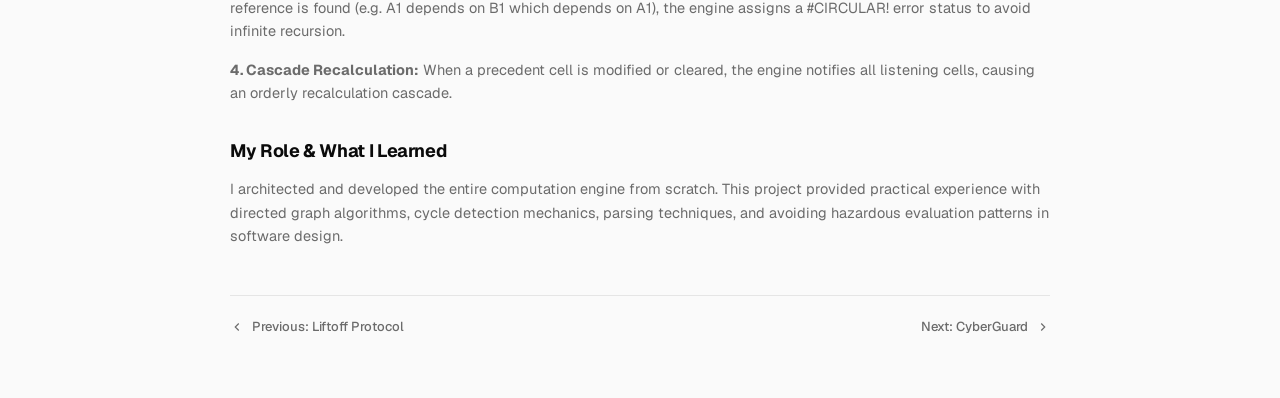
<file: projects/spreadsheet-engine.html>
<!DOCTYPE html>
<html lang="en">
<head>
    <meta charset="UTF-8">
    <meta name="viewport" content="width=device-width, initial-scale=1.0">
    <title>Spreadsheet Engine - Om Bharati</title>
    <meta name="description" content="Technical overview of Spreadsheet Engine, a Python computation engine with AST parsing and DFS cycle detection.">
    
    <!-- Font Preloads: Geist Typography Stack (Local Self-Hosted Variable WOFF2) -->
    <link rel="preload" href="../assets/fonts/geist-sans/Geist-Variable.woff2" as="font" type="font/woff2" crossorigin>
    <link rel="preload" href="../assets/fonts/geist-serif/GeistSerifVF.woff2" as="font" type="font/woff2" crossorigin>
    <link rel="preload" href="../assets/fonts/geist-mono/GeistMono-Variable.woff2" as="font" type="font/woff2" crossorigin>
    
    <!-- Favicon -->
    <link rel="icon" href="data:image/svg+xml,%3Csvg xmlns='http://www.w3.org/2000/svg' viewBox='0 0 32 32'%3E%3Crect width='32' height='32' rx='6' fill='%230a0a0a'/ %3E%3Ctext x='16' y='22' font-family='sans-serif' font-size='18' font-weight='bold' fill='%23ffffff' text-anchor='middle'%3EO%3C/text%3E%3C/svg%3E">
    
    <link rel="stylesheet" href="../style.css?v=4">
    <style>
        body { background-color: #fafafa; color: #0a0a0a; margin: 0; }
        svg { max-width: 100%; display: inline-block; vertical-align: middle; }
        .nav-icon svg { width: 15px; height: 15px; }
        .meta-icon svg, .btn-icon svg, .social-link-icon svg, .project-card-arrow svg { width: 14px; height: 14px; }
    </style>
</head>
<body>

    <!-- Floating Pill Navigation (Projects Active) -->
    <header class="site-nav-wrapper">
        <nav class="site-nav" aria-label="Main Navigation">
            <a href="../index.html" class="nav-link" aria-label="Home">
                <span class="nav-icon" aria-hidden="true">
                    <svg width="15" height="15" viewBox="0 0 24 24"><path d="m3 9 9-7 9 7v11a2 2 0 0 1-2 2H5a2 2 0 0 1-2-2z"/><polyline points="9 22 9 12 15 12 15 22"/></svg>
                </span>
                <span class="nav-label">Home</span>
            </a>
            <a href="../about.html" class="nav-link" aria-label="About">
                <span class="nav-icon" aria-hidden="true">
                    <svg width="15" height="15" viewBox="0 0 24 24"><rect width="18" height="14" x="3" y="5" rx="2"/><circle cx="9" cy="11" r="2"/><path d="M15 9h2"/><path d="M15 13h2"/><path d="M6 16c0-1.5 1.5-2 3-2s3 .5 3 2"/></svg>
                </span>
                <span class="nav-label">About</span>
            </a>
            <a href="../projects.html" class="nav-link active" aria-current="page" aria-label="Projects">
                <span class="nav-icon" aria-hidden="true">
                    <svg width="15" height="15" viewBox="0 0 24 24"><path d="m6 14 1.45-2.9A2 2 0 0 1 9.24 10H20a2 2 0 0 1 1.94 2.5l-1.55 6a2 2 0 0 1-1.94 1.5H4a2 2 0 0 1-2-2V5c0-1.1.9-2 2-2h3.93a2 2 0 0 1 1.66.9l.82 1.2a2 2 0 0 0 1.66.9H18a2 2 0 0 1 2 2v2"/></svg>
                </span>
                <span class="nav-label">Projects</span>
            </a>
            <a href="../contact.html" class="nav-link" aria-label="Contact">
                <span class="nav-icon" aria-hidden="true">
                    <svg width="15" height="15" viewBox="0 0 24 24"><rect width="20" height="16" x="2" y="4" rx="2"/><path d="m22 7-8.97 5.7a1.94 1.94 0 0 1-2.06 0L2 7"/></svg>
                </span>
                <span class="nav-label">Contact</span>
            </a>
        </nav>
    </header>

    <!-- Scrollable Detailed Content Container -->
    <main class="scrollable-page">
        <div class="content-container fade-in">
            
            <!-- Back to Projects link -->
            <a href="../projects.html" class="back-link">
                <svg width="15" height="15" viewBox="0 0 24 24"><path d="m15 18-6-6 6-6"/></svg>
                <span>Back to all projects</span>
            </a>

            <!-- Project Header -->
            <div class="project-detail-header">
                <h1 class="project-detail-title">Spreadsheet Engine</h1>
                <p class="project-detail-tagline">Lightweight computation engine, AST formula parser, and dependency graph in Python.</p>

                <!-- Actions and Meta Bar -->
                <div class="project-actions-bar">
                    <div class="project-tech-pills">
                        <span class="pill-tag">Python 3</span>
                        <span class="pill-tag">AST Parser</span>
                        <span class="pill-tag">Graph Algorithms</span>
                        <span class="pill-tag">DFS</span>
                        <span class="pill-tag">CLI</span>
                    </div>

                    <div class="project-links-group">
                        <a href="https://github.com/ombharati/spreadsheet-engine" class="btn btn-secondary btn-sm" target="_blank" rel="noopener noreferrer">
                            <span class="btn-icon" aria-hidden="true">
                                <svg width="15" height="15" viewBox="0 0 24 24" style="fill: currentColor; stroke: none;"><path d="M12 0C5.37 0 0 5.37 0 12c0 5.31 3.435 9.795 8.205 11.385.6.105.825-.255.825-.57 0-.285-.015-1.23-.015-2.235-3.015.555-3.795-.735-4.035-1.41-.135-.345-.72-1.41-1.23-1.695-.42-.225-1.02-.78-.015-.795.945-.015 1.62.87 1.845 1.23 1.08 1.815 2.805 1.305 3.495.99.105-.78.42-1.305.765-1.605-2.67-.3-5.46-1.335-5.46-5.925 0-1.305.465-2.385 1.23-3.225-.12-.3-.54-1.53.12-3.18 0 0 1.005-.315 3.3 1.23.96-.27 1.98-.405 3-.405s2.04.135 3 .405c2.295-1.56 3.3-1.23 3.3-1.23.66 1.65.24 2.88.12 3.18.765.84 1.23 1.905 1.23 3.225 0 4.605-2.805 5.625-5.475 5.925.435.375.81 1.095.81 2.22 0 1.605-.015 2.895-.015 3.3 0 .315.225.69.825.57A12.02 12.02 0 0 0 24 12c0-6.63-5.37-12-12-12z"/></svg>
                            </span>
                            <span>GitHub Repository</span>
                        </a>
                    </div>
                </div>
            </div>

            <!-- Overview Section -->
            <section class="detail-section">
                <h2 class="detail-section-title">Overview</h2>
                <p class="detail-paragraph">
                    Spreadsheet Engine is a standalone computational core built in Python without third-party libraries. It models the core mechanics behind modern spreadsheets: coordinate-based storage, mathematical expression parsing, dynamic cell dependency tracking, and automatic downstream recalculation.
                </p>
                <p class="detail-paragraph">
                    The project was built from first principles to explore Abstract Syntax Tree (AST) manipulation, directed acyclic graphs (DAGs), cycle detection in directed graphs, and structured data persistence via JSON and CSV.
                </p>
            </section>

            <!-- Key Features Section -->
            <section class="detail-section">
                <h2 class="detail-section-title">Key Features</h2>
                <ul class="features-list">
                    <li class="feature-bullet">
                        <span class="feature-icon-dot" aria-hidden="true"></span>
                        <span>In-memory cell storage dictionary with clean formatted ASCII grid output for terminal interaction.</span>
                    </li>
                    <li class="feature-bullet">
                        <span class="feature-icon-dot" aria-hidden="true"></span>
                        <span>Safe mathematical formula parsing using Python's built-in ast module, supporting arithmetic operators, exponentiation, and parentheses without hazardous eval() calls.</span>
                    </li>
                    <li class="feature-bullet">
                        <span class="feature-icon-dot" aria-hidden="true"></span>
                        <span>Built-in functions and cell range aggregation, including SUM, AVERAGE, MIN, MAX, and conditional IF expressions over ranges like A1:A5.</span>
                    </li>
                    <li class="feature-bullet">
                        <span class="feature-icon-dot" aria-hidden="true"></span>
                        <span>Automatic dependency tracking and cascade recalculation that traverses downstream dependents when source values change.</span>
                    </li>
                    <li class="feature-bullet">
                        <span class="feature-icon-dot" aria-hidden="true"></span>
                        <span>Depth-First Search (DFS) circular dependency detection, safely marking cycle participants with #CIRCULAR! without terminating the process.</span>
                    </li>
                    <li class="feature-bullet">
                        <span class="feature-icon-dot" aria-hidden="true"></span>
                        <span>Data persistence with JSON state save/load capabilities and CSV formatted export.</span>
                    </li>
                </ul>
            </section>

            <!-- Tech Stack Section -->
            <section class="detail-section">
                <h2 class="detail-section-title">Tech Stack &amp; Utilization</h2>
                <div class="table-responsive">
                <table class="tech-table">
                    <thead>
                        <tr>
                            <th>Technology</th>
                            <th>Role in Project</th>
                        </tr>
                    </thead>
                    <tbody>
                        <tr>
                            <td>Python 3</td>
                            <td>Primary programming language providing clear data structures and rapid algorithmic modeling.</td>
                        </tr>
                        <tr>
                            <td>ast (Standard Library)</td>
                            <td>Parses formula string expressions into node hierarchies for safe recursive evaluation.</td>
                        </tr>
                        <tr>
                            <td>Graph Algorithms (DFS)</td>
                            <td>Traverses cell dependency relationships to detect cycles and determine correct recomputation order.</td>
                        </tr>
                        <tr>
                            <td>JSON &amp; CSV</td>
                            <td>Enables snapshot persistence of spreadsheet cell states and export of computed values.</td>
                        </tr>
                    </tbody>
                </table>
                </div>
            </section>

            <!-- Architecture & How It Works -->
            <section class="detail-section">
                <h2 class="detail-section-title">How It Works &amp; Architecture</h2>
                <p class="detail-paragraph">
                    The engine operates through four decoupled subsystems:
                </p>
                <p class="detail-paragraph">
                    <strong>1. Coordinate Store:</strong> An in-memory mapping between alphanumeric cell coordinates (e.g. B2) and cell objects storing raw user inputs, computed results, precedent references, and dependent listeners.
                </p>
                <p class="detail-paragraph">
                    <strong>2. AST Evaluator:</strong> When a user sets a cell formula prefixed with '=', the expression is parsed into a Python AST. The evaluator traverses binary operator nodes (Add, Sub, Mult, Div, Pow) and recursively resolves cell coordinates against the grid store.
                </p>
                <p class="detail-paragraph">
                    <strong>3. Dependency Graph &amp; Cycle Detection:</strong> Whenever formulas reference other cells, directed edges are established. Before committing a calculation, a Depth-First Search algorithm checks for cycles in the dependency tree. If a circular reference is found (e.g. A1 depends on B1 which depends on A1), the engine assigns a #CIRCULAR! error status to avoid infinite recursion.
                </p>
                <p class="detail-paragraph">
                    <strong>4. Cascade Recalculation:</strong> When a precedent cell is modified or cleared, the engine notifies all listening cells, causing an orderly recalculation cascade.
                </p>
            </section>

            <!-- Role & Key Learnings -->
            <section class="detail-section">
                <h2 class="detail-section-title">My Role &amp; What I Learned</h2>
                <p class="detail-paragraph">
                    I architected and developed the entire computation engine from scratch. This project provided practical experience with directed graph algorithms, cycle detection mechanics, parsing techniques, and avoiding hazardous evaluation patterns in software design.
                </p>
            </section>

            <!-- Navigation Footer -->
            <div class="project-nav-footer">
                <a href="liftoff-protocol.html" class="project-nav-btn">
                    <svg viewBox="0 0 24 24" width="14" height="14" stroke="currentColor" stroke-width="2" fill="none"><path d="m15 18-6-6 6-6"/></svg>
                    <span>Previous: Liftoff Protocol</span>
                </a>
                <a href="cyberguard.html" class="project-nav-btn">
                    <span>Next: CyberGuard</span>
                    <svg viewBox="0 0 24 24" width="14" height="14" stroke="currentColor" stroke-width="2" fill="none"><path d="m9 18 6-6-6-6"/></svg>
                </a>
            </div>

        </div>
    </main>

</body>
</html>
</file>
<file: style.css>
/* ==========================================================================
   Om Bharati - Minimal Developer Portfolio
   Design System & Global Stylesheet
   Strict 8-Point Geometric Scale, Concentric Curvature Math, Soft Physics Easing
   No em dashes used. WCAG AA compliant contrast. CLS = 0 layout stability.
   ========================================================================== */

/* ==========================================================================
   Geist Typography System: Self-Hosted Variable Fonts & Zero CLS Fallbacks
   ========================================================================== */

/* 1. Primary Sans-Serif: Geist Sans */
@font-face {
    font-family: 'Geist Sans';
    src: url('assets/fonts/geist-sans/Geist-Variable.woff2') format('woff2');
    font-weight: 100 900;
    font-style: normal;
    font-display: swap;
}

@font-face {
    font-family: 'Geist';
    src: url('assets/fonts/geist-sans/Geist-Variable.woff2') format('woff2');
    font-weight: 100 900;
    font-style: normal;
    font-display: swap;
}

/* Metric-matched fallback for Geist Sans (Zero CLS) */
@font-face {
    font-family: 'Geist Fallback';
    src: local('Arial'),
         local('Helvetica Neue'),
         local('Segoe UI'),
         local('Liberation Sans'),
         local('DejaVu Sans'),
         local('FreeSans');
    size-adjust: 102.5%;
    ascent-override: 98.05%;
    descent-override: 28.78%;
    line-gap-override: 0%;
}

/* 2. Editorial Serif: Geist Serif */
@font-face {
    font-family: 'Geist Serif';
    src: url('assets/fonts/geist-serif/GeistSerifVF.woff2') format('woff2');
    font-weight: 100 900;
    font-style: normal;
    font-display: swap;
}

/* Metric-matched fallback for Geist Serif (Zero CLS) */
@font-face {
    font-family: 'Geist Serif Fallback';
    src: local('Georgia'),
         local('Times New Roman'),
         local('Liberation Serif'),
         local('DejaVu Serif'),
         local('FreeSerif');
    size-adjust: 105.0%;
    ascent-override: 95.0%;
    descent-override: 26.0%;
    line-gap-override: 0%;
}

/* 3. Technical Monospace: Geist Mono */
@font-face {
    font-family: 'Geist Mono';
    src: url('assets/fonts/geist-mono/GeistMono-Variable.woff2') format('woff2');
    font-weight: 100 900;
    font-style: normal;
    font-display: swap;
}

@font-face {
    font-family: 'GeistMono';
    src: url('assets/fonts/geist-mono/GeistMono-Variable.woff2') format('woff2');
    font-weight: 100 900;
    font-style: normal;
    font-display: swap;
}

/* Metric-matched fallback for Geist Mono (Zero CLS) */
@font-face {
    font-family: 'Geist Mono Fallback';
    src: local('Menlo'),
         local('Consolas'),
         local('Courier New'),
         local('Liberation Mono'),
         local('DejaVu Sans Mono'),
         local('FreeMono');
    size-adjust: 100.0%;
    ascent-override: 100.5%;
    descent-override: 29.5%;
    line-gap-override: 0%;
}

:root {
    /* 1. Strict 8-Point Spatial Grid Tokens */
    --space-1: 4px;
    --space-2: 8px;
    --space-3: 12px;
    --space-4: 16px;
    --space-5: 20px;
    --space-6: 24px;
    --space-8: 32px;
    --space-10: 40px;
    --space-12: 48px;
    --space-16: 64px;

    /* 2. Color Palette */
    --bg: #fafafa;
    --bg-card: #ffffff;
    --bg-subtle: #f8f8f8;
    --text: #0a0a0a;
    --text-muted: #6b6b6b;
    --text-subtle: #888888;
    --pill-bg: #f2f2f2;
    --pill-hover: #e5e5e5;
    --border: #e5e5e5;
    --border-subtle: #f0f0f0;
    --border-hover: #d1d1d1;
    --color-white: #ffffff;
    --btn-primary-bg: #0a0a0a;
    --btn-primary-hover: #262626;
    --btn-primary-text: var(--color-white);
    --btn-secondary-bg: var(--color-white);
    --btn-secondary-hover: #f5f5f5;
    --btn-secondary-text: #0a0a0a;

    /* 3. Typography Font Family Stacks with Zero-CLS Fallback Binding */
    --font-sans: 'Geist Sans', 'Geist', 'Geist Fallback', -apple-system, BlinkMacSystemFont, 'Segoe UI', Roboto, Helvetica, Arial, sans-serif;
    --font-serif: 'Geist Serif', 'Geist Serif Fallback', Georgia, Cambria, 'Times New Roman', serif;
    --font-mono: 'Geist Mono', 'GeistMono', 'Geist Mono Fallback', ui-monospace, SFMono-Regular, Menlo, Monaco, Consolas, 'Liberation Mono', 'Courier New', monospace;

    /* 4. Modular Typography Scale */
    --text-2xs: 11px;
    --text-xs: 12px;
    --text-sm: 13px;
    --text-base: 15px;
    --text-md: 16px;
    --text-lg: 18px;
    --text-xl: 20px;
    --text-2xl: 24px;
    --text-3xl: 30px;
    --text-4xl: 38px;
    --text-5xl: 48px;
    --text-6xl: 62px;

    /* 5. Typography Weights */
    --weight-regular: 400;
    --weight-medium: 500;
    --weight-semibold: 600;
    --weight-bold: 700;
    --weight-extrabold: 800;

    /* 6. Line Heights (Leading) */
    --leading-none: 1;
    --leading-tight: 1.1;
    --leading-snug: 1.25;
    --leading-normal: 1.5;
    --leading-relaxed: 1.6;

    /* 7. Letter Spacing (Tracking) Scale */
    --tracking-tighter: -0.035em;
    --tracking-tight: -0.03em;
    --tracking-snug: -0.02em;
    --tracking-subtle: -0.01em;
    --tracking-normal: 0em;
    --tracking-wide: 0.05em;
    --tracking-wider: 0.06em;
    --tracking-widest: 0.08em;

    /* 8. Concentric Corner Curvature Math (R_inner = R_outer - padding)
       Outer card radius: 16px, padding: 24px -> Inner elements: 8px.
       Pills maintain absolute curvature (9999px). */
    --radius-card: 16px;
    --radius-inner: 8px;
    --radius-sm: 6px;
    --radius-pill: 9999px;

    /* 9. Container Layout Max-Widths */
    --container-max: 1120px;
    --container-prose: 820px;
    --container-narrow: 680px;

    /* 10. Elevation Shadows */
    --shadow-soft: 0 4px 20px rgba(0, 0, 0, 0.05);
    --shadow-card: 0 1px 3px rgba(0, 0, 0, 0.02), 0 4px 12px rgba(0, 0, 0, 0.03);
    --shadow-card-hover: 0 10px 24px rgba(0, 0, 0, 0.06);

    /* 11. Soft Physics Motion (Apple-style ease-out spring) */
    --nav-height: 52px;
    --ease-out-spring: cubic-bezier(0.16, 1, 0.3, 1);
    --transition-fast: 180ms cubic-bezier(0.16, 1, 0.3, 1);
    --transition-base: 220ms cubic-bezier(0.16, 1, 0.3, 1);
    --transition-layout: 280ms cubic-bezier(0.16, 1, 0.3, 1);
}

*, *::before, *::after {
    box-sizing: border-box;
    margin: 0;
    padding: 0;
}

svg {
    max-width: 100%;
    vertical-align: middle;
}

html {
    font-size: var(--text-base);
    scroll-behavior: smooth;
    -webkit-font-smoothing: antialiased;
    -moz-osx-font-smoothing: grayscale;
}

body {
    font-family: var(--font-sans);
    background-color: var(--bg);
    color: var(--text);
    line-height: var(--leading-relaxed);
    min-height: 100vh;
    overflow-x: hidden;
}

/* Background image for home page only */
body.home-page {
    background-image: url('assets/cat.jpeg');
    background-size: cover;
    background-position: right center;
    background-attachment: fixed;
    background-repeat: no-repeat;
    background-color: var(--color-white);
}

/* Ultrawide 21:9 & Multi-Monitor Headroom Preservation */
@media (min-width: 1025px) and (min-aspect-ratio: 16/9) {
    body.home-page {
        background-size: auto 100%;
        background-position: right center;
    }
}

/* Accessible focus states with zero layout shift */
a:focus-visible, button:focus-visible, input:focus-visible, textarea:focus-visible {
    outline: 2px solid var(--text);
    outline-offset: 2px;
}

/* ==========================================================================
   Shared Floating Navbar
   ========================================================================== */

.site-nav-wrapper {
    position: fixed;
    top: var(--space-5);
    left: 0;
    right: 0;
    display: flex;
    justify-content: center;
    z-index: 100;
    pointer-events: none;
    padding: 0 var(--space-4);
}

.site-nav {
    pointer-events: auto;
    display: inline-flex;
    align-items: center;
    background: rgba(255, 255, 255, 0.85);
    backdrop-filter: blur(16px);
    -webkit-backdrop-filter: blur(16px);
    border: 1px solid rgba(229, 229, 229, 0.85);
    border-radius: var(--radius-pill);
    padding: var(--space-1);
    box-shadow: var(--shadow-soft);
    gap: var(--space-1);
    transition: background-color var(--transition-base), box-shadow var(--transition-base);
}

.nav-link {
    display: inline-flex;
    align-items: center;
    gap: var(--space-2);
    padding: var(--space-2) var(--space-4);
    min-height: 44px;
    border-radius: var(--radius-pill);
    font-size: var(--text-sm);
    font-weight: var(--weight-medium);
    color: var(--text);
    text-decoration: none;
    line-height: var(--leading-none);
    transition: background-color var(--transition-fast), color var(--transition-fast), transform var(--transition-fast);
    white-space: nowrap;
    border: 1px solid transparent; /* pre-allocated for zero shift */
}

.nav-link:hover {
    background-color: rgba(0, 0, 0, 0.05);
}

.nav-link.active {
    background-color: var(--btn-primary-bg);
    color: var(--btn-primary-text);
}

.nav-link.active:hover {
    background-color: var(--btn-primary-hover);
}

.nav-icon {
    display: inline-flex;
    align-items: center;
    justify-content: center;
    width: 16px;
    height: 16px;
    flex-shrink: 0;
    line-height: var(--leading-none);
}

.nav-icon svg {
    width: 15px;
    height: 15px;
    stroke: currentColor;
    stroke-width: 2;
    fill: none;
    display: block;
}

.nav-label {
    line-height: var(--leading-none);
}

/* ==========================================================================
   Viewport Page Container (Single Viewport for Home, About, Projects, Contact)
   ========================================================================== */

.viewport-page {
    position: relative;
    z-index: 2;
    min-height: 100vh;
    height: auto;
    overflow-y: visible;
    display: flex;
    flex-direction: column;
    justify-content: center;
    align-items: center;
    padding: calc(var(--nav-height) + var(--space-8)) var(--space-6) var(--space-6) var(--space-6);
    width: 100%;
}

.viewport-page.about-viewport-page {
    overflow-y: visible;
    justify-content: flex-start;
    padding-top: calc(var(--nav-height) + var(--space-10));
    padding-bottom: var(--space-16);
}

.viewport-inner {
    width: 100%;
    max-width: var(--container-max);
    margin: 0 auto;
}

/* ==========================================================================
   Standard Scrollable Page Container (For Dedicated Project Pages)
   ========================================================================== */

.scrollable-page {
    position: relative;
    z-index: 2;
    min-height: 100vh;
    padding: calc(var(--nav-height) + var(--space-12)) var(--space-6) var(--space-16) var(--space-6);
    width: 100%;
    display: flex;
    flex-direction: column;
    align-items: center;
}

.content-container {
    width: 100%;
    max-width: var(--container-prose);
    margin: 0 auto;
}

/* ==========================================================================
   Buttons and Pills (Concentric Curvature & Soft Physics)
   ========================================================================== */

.btn {
    display: inline-flex;
    align-items: center;
    justify-content: center;
    gap: var(--space-2);
    padding: 10px var(--space-4);
    border-radius: var(--radius-inner);
    font-size: var(--text-sm);
    font-weight: var(--weight-medium);
    text-decoration: none;
    cursor: pointer;
    line-height: var(--leading-none);
    white-space: nowrap;
    border: 1px solid transparent; /* pre-allocated border for zero layout shift */
    transition: background-color var(--transition-fast), border-color var(--transition-fast), color var(--transition-fast), transform var(--transition-fast), box-shadow var(--transition-fast);
}

.btn:active {
    transform: scale(0.98) translateY(0);
}

.btn-primary {
    background-color: var(--btn-primary-bg);
    color: var(--btn-primary-text);
}

.btn-primary:hover {
    background-color: var(--btn-primary-hover);
    transform: translateY(-1px);
}

.btn-secondary {
    background-color: var(--btn-secondary-bg);
    color: var(--btn-secondary-text);
    border-color: var(--border);
}

.btn-secondary:hover {
    background-color: var(--btn-secondary-hover);
    border-color: var(--border-hover);
    transform: translateY(-1px);
}

.btn-sm {
    padding: var(--space-2) var(--space-3);
    font-size: var(--text-xs);
    border-radius: var(--radius-inner);
}

.btn-icon {
    display: inline-flex;
    align-items: center;
    justify-content: center;
    width: 14px;
    height: 14px;
    line-height: var(--leading-none);
}

.btn-icon svg {
    width: 14px;
    height: 14px;
    stroke: currentColor;
    stroke-width: 2;
    fill: none;
    display: block;
}

.pill-badge {
    display: inline-flex;
    align-items: center;
    gap: var(--space-2);
    background-color: var(--pill-bg);
    color: var(--text);
    padding: var(--space-1) var(--space-3);
    border-radius: var(--radius-pill);
    font-family: var(--font-mono);
    font-size: var(--text-xs);
    font-weight: var(--weight-medium);
    line-height: var(--leading-none);
    letter-spacing: var(--tracking-normal);
    border: 1px solid var(--border);
}

.pill-tag {
    display: inline-flex;
    align-items: center;
    justify-content: center;
    background-color: var(--pill-bg);
    color: var(--text);
    padding: var(--space-1) var(--space-3);
    border-radius: var(--radius-pill);
    font-family: var(--font-mono);
    font-size: var(--text-xs);
    font-weight: var(--weight-medium);
    line-height: var(--leading-snug);
    border: 1px solid var(--border);
    transition: background-color var(--transition-fast), border-color var(--transition-fast), transform var(--transition-fast);
}

.pill-tag:hover {
    transform: scale(1.02);
    border-color: var(--border-hover);
}

.pill-tag-primary {
    background-color: var(--text);
    color: var(--color-white);
    border-color: var(--text);
    font-weight: var(--weight-semibold);
}

.pill-tag-primary:hover {
    background-color: var(--btn-primary-hover);
    border-color: var(--btn-primary-hover);
    transform: scale(1.02);
}

.status-dot {
    width: 6px;
    height: 6px;
    border-radius: 50%;
    background-color: #16a34a;
    box-shadow: 0 0 0 2px rgba(22, 163, 74, 0.2);
    display: inline-block;
}

.divider-line {
    border: none;
    height: 1px;
    background-color: var(--border);
    width: 100%;
}

/* ==========================================================================
   Page 1: Home
   ========================================================================== */

.home-layout {
    display: flex;
    justify-content: flex-start;
    align-items: center;
    width: 100%;
}

.home-left {
    max-width: 580px;
    width: 100%;
    display: flex;
    flex-direction: column;
    align-items: flex-start;
}

.home-title {
    font-size: clamp(var(--text-4xl), 4.4vw, var(--text-6xl));
    font-weight: var(--weight-extrabold);
    line-height: var(--leading-tight);
    letter-spacing: var(--tracking-tighter);
    color: var(--text);
    margin: var(--space-3) 0 var(--space-2) 0;
}

.home-subtitle-wrapper {
    margin-bottom: var(--space-4);
    min-height: 44px; /* Strictly reserved optical space prevents cumulative layout shift */
    display: flex;
    align-items: center;
}

.home-subtitle {
    font-family: var(--font-serif);
    font-size: clamp(22px, 2.5vw, 32px);
    font-weight: var(--weight-bold);
    color: var(--text);
    letter-spacing: var(--tracking-subtle);
    line-height: var(--leading-snug);
}

.cursor {
    display: inline-block;
    width: 2.5px;
    height: 1em;
    background-color: var(--text);
    margin-left: 2px;
    vertical-align: -0.1em;
    animation: blink 1s step-end infinite;
}

@keyframes blink {
    0%, 100% { opacity: 1; }
    50% { opacity: 0; }
}

.home-bio {
    font-size: var(--text-base);
    line-height: var(--leading-relaxed);
    color: var(--text-muted);
    margin-bottom: var(--space-4);
    max-width: 520px;
}

.meta-row {
    display: flex;
    flex-wrap: wrap;
    gap: var(--space-4);
    margin-bottom: var(--space-5);
    font-size: var(--text-sm);
    color: var(--text-muted);
}

.meta-item {
    display: inline-flex;
    align-items: center;
    gap: var(--space-2);
    line-height: var(--leading-none);
}

.meta-icon {
    display: inline-flex;
    align-items: center;
    justify-content: center;
    color: var(--text);
    line-height: var(--leading-none);
}

.meta-icon svg {
    width: 14px;
    height: 14px;
    stroke: currentColor;
    stroke-width: 2;
    fill: none;
    display: block;
}

.cta-row {
    display: flex;
    gap: var(--space-3);
    align-items: center;
    margin-bottom: var(--space-4);
}

.home-divider {
    margin: 0 0 var(--space-4) 0;
}

.social-row {
    display: flex;
    align-items: center;
    gap: var(--space-3);
}

.social-label {
    font-size: var(--text-xs);
    font-weight: var(--weight-medium);
    color: var(--text-muted);
    line-height: var(--leading-none);
}

.social-links-list {
    display: flex;
    gap: var(--space-2);
    align-items: center;
}

.social-link-pill {
    display: inline-flex;
    align-items: center;
    gap: var(--space-2);
    padding: var(--space-2) var(--space-3);
    background: var(--color-white);
    border: 1px solid var(--border);
    border-radius: var(--radius-pill);
    color: var(--text);
    text-decoration: none;
    font-size: var(--text-xs);
    font-weight: var(--weight-medium);
    line-height: var(--leading-none);
    transition: background-color var(--transition-fast), border-color var(--transition-fast), transform var(--transition-fast);
}

.social-link-pill:hover {
    background-color: var(--pill-bg);
    border-color: var(--border-hover);
    transform: translateY(-1px);
}

.social-link-icon {
    display: inline-flex;
    align-items: center;
    justify-content: center;
    width: 14px;
    height: 14px;
    line-height: var(--leading-none);
}

.social-link-icon svg {
    width: 13px;
    height: 13px;
    fill: currentColor;
    display: block;
}

.social-link-icon.stroke-svg svg {
    fill: none;
    stroke: currentColor;
    stroke-width: 2;
}

/* ==========================================================================
   Page 2: About (Single Viewport Layout & Absolute Grid Symmetry)
   ========================================================================== */

.about-header {
    margin-bottom: var(--space-5);
    text-align: left;
}

.page-title {
    font-size: clamp(32px, 3.8vw, var(--text-5xl));
    font-weight: var(--weight-extrabold);
    letter-spacing: var(--tracking-tight);
    line-height: var(--leading-tight);
    color: var(--text);
    margin: var(--space-2) 0 var(--space-1) 0;
}

.page-subtitle {
    font-family: var(--font-serif);
    font-size: clamp(var(--text-lg), 2vw, var(--text-2xl));
    font-weight: var(--weight-bold);
    color: var(--text-muted);
    letter-spacing: var(--tracking-subtle);
}

.about-grid {
    display: grid;
    grid-template-columns: 1fr 1fr;
    gap: var(--space-6);
    align-items: stretch;
}

.about-card {
    background: var(--bg-card);
    border: 1px solid var(--border);
    border-radius: var(--radius-card);
    padding: var(--space-6);
    box-shadow: var(--shadow-card);
    display: flex;
    flex-direction: column;
    justify-content: space-between;
    height: 100%;
    transition: transform var(--transition-fast), box-shadow var(--transition-fast), border-color var(--transition-fast);
}

.about-card:hover {
    transform: translateY(-2px);
    box-shadow: var(--shadow-card-hover);
    border-color: var(--border-hover);
}

.about-card-section {
    margin-bottom: var(--space-4);
}

.about-card-section:last-child {
    margin-bottom: 0;
}

.section-label {
    font-family: var(--font-mono);
    font-size: var(--text-2xs);
    font-weight: var(--weight-bold);
    text-transform: uppercase;
    letter-spacing: var(--tracking-wider);
    color: var(--text-muted);
    margin-bottom: var(--space-2);
}

.about-text {
    font-size: 13.5px;
    line-height: 1.55;
    color: var(--text-muted);
}

.education-block {
    display: flex;
    flex-direction: column;
    gap: 2px;
}

.education-title {
    font-size: 14px;
    font-weight: var(--weight-semibold);
    color: var(--text);
}

.education-inst {
    font-size: var(--text-sm);
    color: var(--text-muted);
}

.education-meta {
    font-size: var(--text-xs);
    color: var(--text-subtle);
}

.highlights-list {
    list-style: none;
    display: flex;
    flex-direction: column;
    gap: var(--space-2);
}

.highlight-item {
    font-size: var(--text-xs);
    color: var(--text-muted);
    position: relative;
    padding-left: var(--space-4);
    line-height: var(--leading-normal);
}

.highlight-item::before {
    content: "";
    position: absolute;
    left: 0;
    top: 7px;
    width: 4px;
    height: 4px;
    border-radius: 50%;
    background-color: var(--text);
}

.skills-wrapper {
    flex: 1;
    display: flex;
    flex-direction: column;
    justify-content: space-between;
    gap: var(--space-5);
    padding: 2px 0;
}

.skills-group {
    display: flex;
    flex-direction: column;
    gap: var(--space-3);
}

.skills-pills {
    display: flex;
    flex-wrap: wrap;
    gap: var(--space-2);
}

/* ==========================================================================
   Things I'm Exploring Section (Monochrome Ultra-Minimalist Grid)
   ========================================================================== */

.exploring-section {
    margin-top: clamp(48px, 6vw, 64px);
    width: 100%;
}

.exploring-header {
    margin-bottom: var(--space-5);
    text-align: left;
}

.exploring-title {
    font-family: var(--font-sans);
    font-size: clamp(28px, 3.2vw, 40px);
    font-weight: var(--weight-extrabold);
    letter-spacing: var(--tracking-tight);
    line-height: var(--leading-tight);
    color: var(--text);
    margin: var(--space-2) 0 var(--space-1) 0;
}

.exploring-subtitle {
    font-family: var(--font-serif);
    font-size: clamp(17px, 1.8vw, 22px);
    font-weight: var(--weight-bold);
    color: var(--text-muted);
    letter-spacing: var(--tracking-subtle);
    margin: 0;
    line-height: var(--leading-snug);
}

.exploring-grid {
    display: grid;
    grid-template-columns: repeat(3, minmax(0, 1fr));
    gap: var(--space-6);
    align-items: stretch;
}

.exploring-card {
    background: var(--bg-card);
    border: 1px solid var(--border);
    border-radius: var(--radius-card);
    padding: var(--space-6);
    box-shadow: var(--shadow-card);
    display: flex;
    flex-direction: column;
    justify-content: flex-start;
    height: 100%;
    transition: transform var(--transition-fast), box-shadow var(--transition-fast), border-color var(--transition-fast);
}

.exploring-card:hover {
    transform: translateY(-2px);
    box-shadow: var(--shadow-card-hover);
    border-color: var(--border-hover);
}

.exploring-card-title {
    font-family: var(--font-mono);
    font-size: var(--text-2xs);
    font-weight: var(--weight-bold);
    text-transform: uppercase;
    letter-spacing: var(--tracking-widest);
    color: var(--text-muted);
    margin-bottom: var(--space-4);
    line-height: var(--leading-snug);
}

.exploring-tags {
    display: flex;
    flex-wrap: wrap;
    gap: var(--space-2);
    align-items: center;
}

/* ==========================================================================
   Page 3: Projects Index (Single Viewport Layout)
   ========================================================================== */

.projects-header {
    margin-bottom: var(--space-5);
    text-align: left;
}

.projects-grid {
    display: grid;
    grid-template-columns: repeat(6, 1fr);
    gap: var(--space-4);
    align-items: stretch;
}

.projects-grid .project-card:nth-child(1),
.projects-grid .project-card:nth-child(2),
.projects-grid .project-card:nth-child(3) {
    grid-column: span 2;
}

.projects-grid .project-card:nth-child(4),
.projects-grid .project-card:nth-child(5) {
    grid-column: span 3;
}

.project-card {
    background: var(--bg-card);
    border: 1px solid var(--border);
    border-radius: var(--radius-card);
    padding: var(--space-5);
    box-shadow: var(--shadow-card);
    display: flex;
    flex-direction: column;
    justify-content: space-between;
    text-decoration: none;
    color: inherit;
    transition: transform var(--transition-fast), box-shadow var(--transition-fast), border-color var(--transition-fast);
    position: relative;
    height: 100%;
}

.project-card:hover {
    transform: translateY(-2px);
    box-shadow: var(--shadow-card-hover);
    border-color: var(--border-hover);
}

.project-card-header {
    display: flex;
    justify-content: space-between;
    align-items: flex-start;
    margin-bottom: var(--space-2);
}

.project-card-title {
    font-size: var(--text-md);
    font-weight: var(--weight-bold);
    color: var(--text);
    letter-spacing: var(--tracking-snug);
    line-height: var(--leading-snug);
}

.project-card-arrow {
    display: inline-flex;
    align-items: center;
    justify-content: center;
    width: 24px;
    height: 24px;
    border-radius: var(--radius-pill);
    background: var(--pill-bg);
    color: var(--text);
    transition: background-color var(--transition-fast), transform var(--transition-fast);
    line-height: var(--leading-none);
}

.project-card-arrow svg {
    width: 13px;
    height: 13px;
    stroke: currentColor;
    stroke-width: 2;
    fill: none;
    display: block;
}

.project-card:hover .project-card-arrow {
    background: var(--btn-primary-bg);
    color: var(--color-white);
    transform: translate(2px, -2px);
}

.project-card-desc {
    font-size: var(--text-xs);
    color: var(--text-muted);
    line-height: var(--leading-normal);
    margin-bottom: var(--space-4);
    flex-grow: 1;
}

.project-card-footer {
    display: flex;
    flex-wrap: wrap;
    gap: 6px;
}

/* ==========================================================================
   Page 4: Dedicated Project Detail Pages
   ========================================================================== */

.back-link {
    display: inline-flex;
    align-items: center;
    gap: var(--space-2);
    font-size: var(--text-sm);
    font-weight: var(--weight-medium);
    color: var(--text-muted);
    text-decoration: none;
    margin-bottom: var(--space-6);
    line-height: var(--leading-none);
    transition: color var(--transition-fast);
}

.back-link:hover {
    color: var(--text);
}

.back-link svg {
    width: 14px;
    height: 14px;
    stroke: currentColor;
    stroke-width: 2;
    fill: none;
    display: block;
}

.project-detail-header {
    margin-bottom: var(--space-8);
}

.project-detail-title {
    font-size: clamp(34px, 4.2vw, 54px);
    font-weight: var(--weight-extrabold);
    letter-spacing: var(--tracking-tight);
    line-height: var(--leading-tight);
    margin-bottom: var(--space-2);
    color: var(--text);
}

.project-detail-tagline {
    font-family: var(--font-serif);
    font-size: clamp(var(--text-xl), 2.3vw, 28px);
    font-weight: var(--weight-bold);
    color: var(--text-muted);
    margin-bottom: var(--space-5);
}

.project-actions-bar {
    display: flex;
    flex-wrap: wrap;
    align-items: center;
    justify-content: space-between;
    gap: var(--space-4);
    padding-bottom: var(--space-5);
    border-bottom: 1px solid var(--border);
}

.project-tech-pills {
    display: flex;
    flex-wrap: wrap;
    gap: 6px;
}

.project-links-group {
    display: flex;
    gap: var(--space-3);
    align-items: center;
}

.detail-section {
    margin-top: var(--space-8);
}

.detail-section-title {
    font-size: var(--text-lg);
    font-weight: var(--weight-bold);
    color: var(--text);
    letter-spacing: var(--tracking-snug);
    margin-bottom: var(--space-3);
}

.detail-paragraph {
    font-size: 14.5px;
    line-height: var(--leading-relaxed);
    color: var(--text-muted);
    margin-bottom: var(--space-4);
}

.features-list {
    list-style: none;
    display: flex;
    flex-direction: column;
    gap: var(--space-3);
    margin-top: var(--space-2);
}

.feature-bullet {
    display: flex;
    align-items: flex-start;
    gap: var(--space-3);
    font-size: 14px;
    line-height: 1.55;
    color: var(--text-muted);
}

.feature-icon-dot {
    width: 6px;
    height: 6px;
    border-radius: 50%;
    background: var(--text);
    margin-top: 8px;
    flex-shrink: 0;
}

/* Responsive Table Wrapper */
.table-responsive {
    width: 100%;
    overflow-x: auto;
    -webkit-overflow-scrolling: touch;
    margin-top: var(--space-3);
    border: 1px solid var(--border);
    border-radius: var(--radius-inner);
    background: var(--color-white);
}

.table-responsive .tech-table {
    margin-top: 0;
    border: none;
    border-radius: 0;
    min-width: 100%;
}

.tech-table {
    width: 100%;
    border-collapse: collapse;
    margin-top: var(--space-3);
    font-family: var(--font-mono);
    font-size: var(--text-sm);
    background: var(--color-white);
    border: 1px solid var(--border);
    border-radius: var(--radius-inner);
    overflow: hidden;
}

.tech-table th, .tech-table td {
    padding: 10px 14px;
    text-align: left;
    border-bottom: 1px solid var(--border);
}

.tech-table th {
    background: var(--bg-subtle);
    font-weight: var(--weight-semibold);
    font-size: var(--text-xs);
    color: var(--text);
}

.tech-table tr:last-child td {
    border-bottom: none;
}

.tech-table td:first-child {
    font-weight: var(--weight-semibold);
    color: var(--text);
    white-space: nowrap;
    width: 25%;
}

.tech-table td:last-child {
    color: var(--text-muted);
}

.project-nav-footer {
    display: flex;
    justify-content: space-between;
    align-items: center;
    margin-top: var(--space-12);
    padding-top: var(--space-6);
    border-top: 1px solid var(--border);
}

.project-nav-btn {
    display: inline-flex;
    align-items: center;
    gap: var(--space-2);
    font-size: var(--text-sm);
    font-weight: var(--weight-medium);
    color: var(--text-muted);
    text-decoration: none;
    line-height: var(--leading-none);
    transition: color var(--transition-fast);
}

.project-nav-btn:hover {
    color: var(--text);
}

/* ==========================================================================
   Page 5: Contact (Single Viewport Layout & Absolute Grid Symmetry)
   ========================================================================== */

.contact-header {
    margin-bottom: var(--space-5);
    text-align: left;
}

.contact-viewport-inner {
    max-width: var(--container-narrow);
    margin: 0 auto;
    width: 100%;
}

.contact-wide-wrapper {
    width: 100%;
}

.contact-grid {
    display: grid;
    grid-template-columns: 1fr 1fr;
    gap: var(--space-6);
    align-items: stretch;
}

.contact-card {
    background: var(--bg-card);
    border: 1px solid var(--border);
    border-radius: var(--radius-card);
    padding: var(--space-6);
    box-shadow: var(--shadow-card);
    display: flex;
    flex-direction: column;
    justify-content: space-between;
    height: 100%;
    transition: transform var(--transition-fast), box-shadow var(--transition-fast), border-color var(--transition-fast);
}

.contact-card-wide {
    width: 100%;
    padding: var(--space-8);
}

.contact-card-footer {
    display: flex;
    align-items: center;
    justify-content: space-between;
    gap: var(--space-4);
    padding-top: var(--space-5);
    border-top: 1px solid var(--border-subtle);
    margin-top: var(--space-2);
    flex-wrap: wrap;
}

.contact-card:hover {
    transform: translateY(-2px);
    box-shadow: var(--shadow-card-hover);
    border-color: var(--border-hover);
}

.contact-info-list {
    display: flex;
    flex-direction: column;
    gap: var(--space-4);
    margin-bottom: var(--space-5);
}

.contact-info-item {
    display: flex;
    align-items: center;
    gap: var(--space-3);
    text-decoration: none;
    color: inherit;
    padding: var(--space-2) var(--space-3);
    border-radius: var(--radius-inner);
    border: 1px solid var(--border);
    background: var(--color-white);
    transition: background-color var(--transition-fast), border-color var(--transition-fast);
}

.contact-info-item:hover {
    background-color: var(--pill-bg);
    border-color: var(--border-hover);
}

.contact-info-icon {
    width: 20px;
    height: 20px;
    display: inline-flex;
    align-items: center;
    justify-content: center;
    color: var(--text);
    flex-shrink: 0;
    line-height: var(--leading-none);
}

.contact-info-icon svg {
    width: 17px;
    height: 17px;
    stroke: currentColor;
    stroke-width: 2;
    fill: none;
    display: block;
}

.contact-info-icon.fill-svg svg {
    fill: currentColor;
    stroke: none;
}

.contact-info-meta {
    display: flex;
    flex-direction: column;
}

.contact-info-label {
    font-family: var(--font-mono);
    font-size: var(--text-2xs);
    font-weight: var(--weight-semibold);
    text-transform: uppercase;
    letter-spacing: var(--tracking-wide);
    color: var(--text-muted);
}

.contact-info-val {
    font-size: var(--text-sm);
    font-weight: var(--weight-medium);
    color: var(--text);
}

.form-group {
    margin-bottom: var(--space-3);
}

.form-label {
    display: block;
    font-size: var(--text-2xs);
    font-weight: var(--weight-semibold);
    text-transform: uppercase;
    letter-spacing: var(--tracking-wide);
    color: var(--text-muted);
    margin-bottom: var(--space-1);
}

.form-input, .form-textarea {
    width: 100%;
    padding: 9px var(--space-3);
    border-radius: var(--radius-inner);
    border: 1px solid var(--border);
    background: var(--color-white);
    font-family: var(--font-sans);
    font-size: var(--text-sm);
    color: var(--text);
    transition: border-color var(--transition-fast), box-shadow var(--transition-fast);
}

.form-input:focus, .form-textarea:focus {
    border-color: var(--text);
    outline: none;
    box-shadow: 0 0 0 1px var(--text);
}

.form-textarea {
    resize: none;
    height: 72px;
}

/* Email Copy Button with Icon Morph & Soft Pulse */
.contact-email-row {
    display: flex;
    align-items: stretch;
    gap: var(--space-2);
    width: 100%;
}

.contact-email-main {
    flex: 1;
}

.btn-copy-email {
    display: inline-flex;
    align-items: center;
    justify-content: center;
    gap: 6px;
    padding: var(--space-2) var(--space-3);
    background: var(--color-white);
    border: 1px solid var(--border);
    border-radius: var(--radius-inner);
    color: var(--text-muted);
    font-family: var(--font-sans);
    font-size: var(--text-xs);
    font-weight: var(--weight-semibold);
    cursor: pointer;
    line-height: var(--leading-none);
    transition: background-color var(--transition-fast), border-color var(--transition-fast), color var(--transition-fast), transform var(--transition-fast);
    white-space: nowrap;
}

.btn-copy-email:hover {
    background-color: var(--pill-bg);
    color: var(--text);
    border-color: var(--border-hover);
}

.btn-copy-email:active {
    transform: scale(0.97);
}

.icon-swap {
    position: relative;
    width: 14px;
    height: 14px;
    display: inline-flex;
    align-items: center;
    justify-content: center;
    line-height: var(--leading-none);
}

.icon-swap .icon-copy {
    position: absolute;
    inset: 0;
    transition: opacity var(--transition-fast), transform var(--transition-fast);
    opacity: 1;
    transform: scale(1) rotate(0deg);
}

.icon-swap .icon-check {
    position: absolute;
    inset: 0;
    transition: opacity var(--transition-fast), transform var(--transition-fast);
    opacity: 0;
    transform: scale(0.5) rotate(-20deg);
    stroke: currentColor;
    stroke-width: 2.5;
    fill: none;
}

.btn-copy-email.copied {
    background-color: var(--btn-primary-bg);
    color: var(--btn-primary-text);
    border-color: var(--btn-primary-bg);
    animation: softPulse 0.4s var(--ease-out-spring);
}

.btn-copy-email.copied .icon-copy {
    opacity: 0;
    transform: scale(0.5) rotate(20deg);
}

.btn-copy-email.copied .icon-check {
    opacity: 1;
    transform: scale(1) rotate(0deg);
}

@keyframes softPulse {
    0% { transform: scale(0.96); }
    50% { transform: scale(1.04); }
    100% { transform: scale(1); }
}

.form-status {
    padding: var(--space-2) var(--space-3);
    border-radius: var(--radius-inner);
    font-size: var(--text-xs);
    line-height: var(--leading-normal);
    margin-bottom: var(--space-3);
    transition: opacity 0.3s ease;
}

.form-status.success {
    background-color: #f0fdf4;
    color: #166534;
    border: 1px solid #bbf7d0;
}

.form-status.error {
    background-color: #fef2f2;
    color: #991b1b;
    border: 1px solid #fecaca;
}

.contact-card-top {
    display: flex;
    flex-direction: column;
    flex: 1;
}

.form-note {
    font-size: var(--text-2xs);
    color: var(--text-muted);
    margin-top: var(--space-2);
}

/* ==========================================================================
   Code & Monospace Elements
   ========================================================================== */

code, pre, kbd {
    font-family: var(--font-mono);
    font-size: 0.9em;
}

code {
    background-color: var(--bg-subtle);
    color: var(--text);
    padding: 2px var(--space-1);
    border-radius: var(--radius-sm);
    border: 1px solid var(--border-subtle);
}

pre {
    background-color: var(--bg-subtle);
    padding: var(--space-3) var(--space-4);
    border-radius: var(--radius-inner);
    border: 1px solid var(--border-subtle);
    overflow-x: auto;
    line-height: var(--leading-normal);
}

pre code {
    background: transparent;
    padding: 0;
    border: none;
    font-size: var(--text-sm);
}

/* ==========================================================================
   Animations & Transitions
   ========================================================================== */

.fade-in {
    animation: fadeIn var(--transition-layout) forwards;
}

@keyframes fadeIn {
    from {
        opacity: 0;
        transform: translateY(4px);
    }
    to {
        opacity: 1;
        transform: translateY(0);
    }
}

/* ==========================================================================
   Responsive Adaptations & Precision Breakpoint Matrix
   ========================================================================== */

/* Tablet Contrast Guardrail: Cat background repositioning at <= 1024px */
@media (max-width: 1024px) {
    body.home-page {
        background-size: 260px auto;
        background-position: right bottom;
        background-attachment: scroll;
    }
}

@media (max-width: 960px), (max-height: 680px) {
    .viewport-page {
        padding-top: calc(var(--nav-height) + var(--space-8));
        padding-bottom: var(--space-12);
    }

    .home-left {
        max-width: 100%;
    }

    .about-grid {
        grid-template-columns: 1fr 1fr;
        gap: var(--space-5);
        align-items: stretch;
    }

    .exploring-grid {
        grid-template-columns: 1fr;
        gap: var(--space-5);
    }

    .projects-grid {
        grid-template-columns: repeat(2, 1fr);
        gap: var(--space-4);
    }

    .projects-grid .project-card:nth-child(1),
    .projects-grid .project-card:nth-child(2),
    .projects-grid .project-card:nth-child(3),
    .projects-grid .project-card:nth-child(4) {
        grid-column: auto;
    }

    .projects-grid .project-card:nth-child(5) {
        grid-column: 1 / -1;
    }

    .contact-grid {
        grid-template-columns: 1fr;
        gap: var(--space-5);
    }
}

@media (max-width: 640px) {
    .site-nav-wrapper {
        top: var(--space-3);
        padding: 0 var(--space-2);
    }

    .site-nav {
        padding: 4px 6px;
        gap: 4px;
    }

    .nav-link {
        padding: 10px 14px;
        font-size: var(--text-xs);
        min-height: 44px;
        min-width: 44px;
        justify-content: center;
    }

    .nav-label {
        display: none;
    }

    .nav-icon {
        width: 16px;
        height: 16px;
    }

    .about-grid {
        grid-template-columns: 1fr;
        gap: var(--space-5);
    }

    .projects-grid {
        grid-template-columns: 1fr;
        gap: var(--space-4);
    }

    .projects-grid .project-card {
        grid-column: auto;
    }

    .cta-row {
        flex-direction: column;
        align-items: stretch;
        gap: var(--space-2);
    }

    .btn {
        width: 100%;
        min-height: 48px; /* Strict touch target */
    }

    .form-input, .form-textarea {
        min-height: 48px; /* Strict touch target */
        font-size: var(--text-md); /* Blocks iOS Safari auto-zoom */
    }

    .form-textarea {
        min-height: 80px;
    }

    .social-row {
        flex-direction: column;
        align-items: flex-start;
        gap: var(--space-2);
    }

    .contact-card-wide {
        padding: var(--space-5);
    }

    .exploring-card {
        padding: var(--space-5);
    }

    .contact-card-footer {
        flex-direction: column;
        align-items: stretch;
        gap: var(--space-3);
    }

    .contact-card-footer .pill-badge {
        justify-content: center;
    }

    .project-actions-bar {
        flex-direction: column;
        align-items: flex-start;
        gap: var(--space-4);
    }

    body.home-page {
        background-size: 180px auto;
        background-position: right bottom;
        background-attachment: scroll;
    }

    .home-layout {
        padding-bottom: 72px;
    }
}

/* ==========================================================================
   Small Mobile Adaptations (<= 480px)
   ========================================================================== */

@media (max-width: 480px) {
    .scrollable-page {
        padding-left: var(--space-4);
        padding-right: var(--space-4);
    }

    .viewport-page {
        padding-left: var(--space-4);
        padding-right: var(--space-4);
    }

    .contact-card-wide {
        padding: var(--space-4);
    }

    .contact-email-row {
        flex-direction: column;
        align-items: stretch;
        gap: var(--space-2);
    }

    .btn-copy-email {
        width: 100%;
        min-height: 44px;
        justify-content: center;
    }

    .tech-table th, .tech-table td {
        padding: 8px 10px;
    }

    .tech-table td:first-child {
        white-space: normal;
        width: 35%;
    }
}

/* ==========================================================================
   Accessibility: Reduced Motion Guardrail
   ========================================================================== */

@media (prefers-reduced-motion: reduce) {
    *, *::before, *::after {
        animation-duration: 0.01ms !important;
        animation-iteration-count: 1 !important;
        transition-duration: 0.01ms !important;
        scroll-behavior: auto !important;
    }
}
</file>
